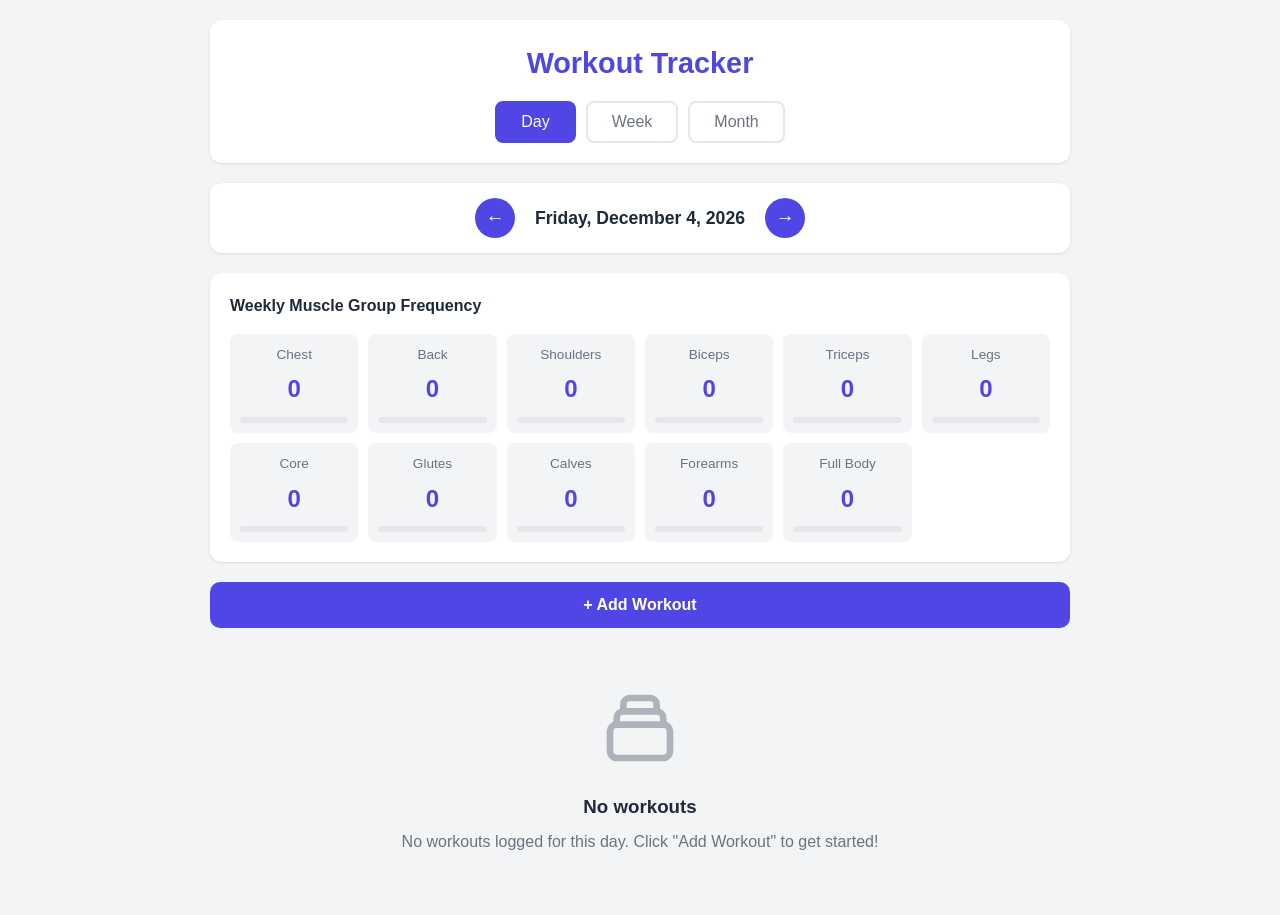
<file: workout-tracker/index.html>
<!DOCTYPE html>
<html lang="en">
<head>
    <meta charset="UTF-8">
    <meta name="viewport" content="width=device-width, initial-scale=1.0">
    <title>Workout Tracker</title>
    <link rel="stylesheet" href="styles.css">
</head>
<body>
    <div class="app-container">
        <header>
            <h1>Workout Tracker</h1>
            <nav class="view-tabs">
                <button class="tab-btn active" data-view="day">Day</button>
                <button class="tab-btn" data-view="week">Week</button>
                <button class="tab-btn" data-view="month">Month</button>
            </nav>
        </header>

        <main>
            <!-- Date Navigation -->
            <div class="date-navigation">
                <button id="prev-date" class="nav-btn">&larr;</button>
                <span id="current-date-display"></span>
                <button id="next-date" class="nav-btn">&rarr;</button>
            </div>

            <!-- Muscle Group Frequency Widget -->
            <div class="muscle-frequency-widget">
                <h3>Weekly Muscle Group Frequency</h3>
                <div id="muscle-frequency-chart"></div>
            </div>

            <!-- Add Workout Button -->
            <button id="add-workout-btn" class="primary-btn">+ Add Workout</button>

            <!-- Workout List -->
            <div id="workout-list" class="workout-list"></div>

            <!-- Day View -->
            <div id="day-view" class="view active"></div>

            <!-- Week View -->
            <div id="week-view" class="view"></div>

            <!-- Month View -->
            <div id="month-view" class="view"></div>
        </main>

        <!-- Add/Edit Workout Modal -->
        <div id="workout-modal" class="modal">
            <div class="modal-content">
                <div class="modal-header">
                    <h2 id="modal-title">Add Workout</h2>
                    <button class="close-btn" id="close-modal">&times;</button>
                </div>
                <form id="workout-form">
                    <input type="hidden" id="workout-id">

                    <div class="form-group">
                        <label for="workout-date">Date</label>
                        <input type="date" id="workout-date" required>
                    </div>

                    <div class="form-group">
                        <label for="workout-type">Workout Type</label>
                        <select id="workout-type" required>
                            <option value="">Select type...</option>
                            <option value="strength">Strength Training</option>
                            <option value="cardio">Cardio</option>
                            <option value="hiit">HIIT</option>
                            <option value="flexibility">Flexibility/Yoga</option>
                            <option value="sports">Sports</option>
                            <option value="other">Other</option>
                        </select>
                    </div>

                    <div class="form-group">
                        <label for="muscle-group">Muscle Group(s)</label>
                        <div class="checkbox-group" id="muscle-groups">
                            <label><input type="checkbox" value="chest"> Chest</label>
                            <label><input type="checkbox" value="back"> Back</label>
                            <label><input type="checkbox" value="shoulders"> Shoulders</label>
                            <label><input type="checkbox" value="biceps"> Biceps</label>
                            <label><input type="checkbox" value="triceps"> Triceps</label>
                            <label><input type="checkbox" value="legs"> Legs</label>
                            <label><input type="checkbox" value="core"> Core</label>
                            <label><input type="checkbox" value="glutes"> Glutes</label>
                            <label><input type="checkbox" value="calves"> Calves</label>
                            <label><input type="checkbox" value="forearms"> Forearms</label>
                            <label><input type="checkbox" value="full-body"> Full Body</label>
                        </div>
                    </div>

                    <div class="form-row">
                        <div class="form-group">
                            <label for="sets">Sets</label>
                            <input type="number" id="sets" min="0" placeholder="e.g., 4">
                        </div>
                        <div class="form-group">
                            <label for="reps">Reps</label>
                            <input type="text" id="reps" placeholder="e.g., 10 or 8-12">
                        </div>
                    </div>

                    <div class="form-row">
                        <div class="form-group">
                            <label for="weight">Weight (lbs/kg)</label>
                            <input type="text" id="weight" placeholder="e.g., 135 lbs">
                        </div>
                        <div class="form-group">
                            <label for="volume">Volume (total reps × weight)</label>
                            <input type="text" id="volume" placeholder="Auto-calculated or manual">
                        </div>
                    </div>

                    <div class="form-row">
                        <div class="form-group">
                            <label for="rest-time">Rest Time (seconds)</label>
                            <input type="number" id="rest-time" min="0" placeholder="e.g., 60">
                        </div>
                        <div class="form-group">
                            <label for="duration">Duration (minutes)</label>
                            <input type="number" id="duration" min="0" placeholder="e.g., 45">
                        </div>
                    </div>

                    <div class="form-group">
                        <label for="intensity">Intensity</label>
                        <div class="intensity-selector">
                            <input type="range" id="intensity" min="1" max="10" value="5">
                            <span id="intensity-value">5</span>/10
                        </div>
                        <div class="intensity-labels">
                            <span>Easy</span>
                            <span>Moderate</span>
                            <span>Hard</span>
                        </div>
                    </div>

                    <div class="form-group">
                        <label for="exercises">Exercises (one per line)</label>
                        <textarea id="exercises" rows="4" placeholder="e.g.,&#10;Bench Press - 4x8 @ 135lbs&#10;Incline Dumbbell Press - 3x10 @ 50lbs"></textarea>
                    </div>

                    <div class="form-group">
                        <label for="notes">Notes</label>
                        <textarea id="notes" rows="3" placeholder="How did the workout feel? Any PRs?"></textarea>
                    </div>

                    <div class="form-actions">
                        <button type="button" class="secondary-btn" id="cancel-btn">Cancel</button>
                        <button type="submit" class="primary-btn">Save Workout</button>
                    </div>
                </form>
            </div>
        </div>

        <!-- Workout Detail Modal -->
        <div id="detail-modal" class="modal">
            <div class="modal-content">
                <div class="modal-header">
                    <h2>Workout Details</h2>
                    <button class="close-btn" id="close-detail-modal">&times;</button>
                </div>
                <div id="workout-detail-content"></div>
                <div class="form-actions">
                    <button class="danger-btn" id="delete-workout-btn">Delete</button>
                    <button class="primary-btn" id="edit-workout-btn">Edit</button>
                </div>
            </div>
        </div>
    </div>

    <script src="app.js"></script>
</body>
</html>
</file>
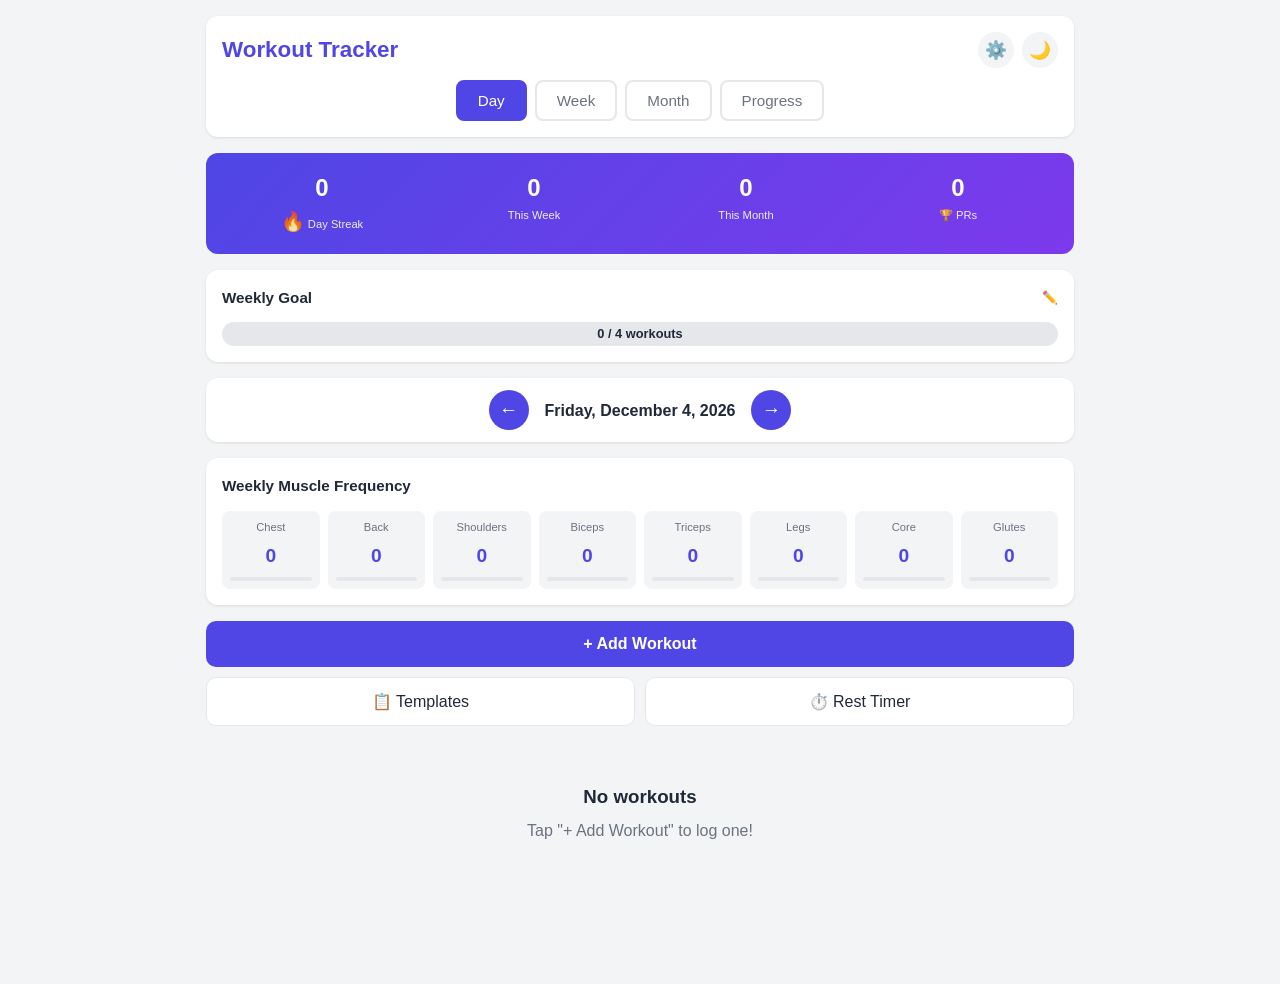
<file: workout-tracker/workout-tracker-v2.html>
<!DOCTYPE html>
<html lang="en">
<head>
    <meta charset="UTF-8">
    <meta name="viewport" content="width=device-width, initial-scale=1.0, user-scalable=no">
    <meta name="apple-mobile-web-app-capable" content="yes">
    <meta name="apple-mobile-web-app-status-bar-style" content="default">
    <title>Workout Tracker Pro</title>
    <style>
:root {
    --primary-color: #4f46e5;
    --primary-hover: #4338ca;
    --secondary-color: #6b7280;
    --success-color: #10b981;
    --danger-color: #ef4444;
    --warning-color: #f59e0b;
    --background: #f3f4f6;
    --card-bg: #ffffff;
    --text-primary: #1f2937;
    --text-secondary: #6b7280;
    --border-color: #e5e7eb;
    --shadow: 0 1px 3px rgba(0, 0, 0, 0.1);
    --shadow-lg: 0 10px 15px -3px rgba(0, 0, 0, 0.1);
}
[data-theme="dark"] {
    --primary-color: #6366f1;
    --primary-hover: #818cf8;
    --background: #111827;
    --card-bg: #1f2937;
    --text-primary: #f9fafb;
    --text-secondary: #9ca3af;
    --border-color: #374151;
    --shadow: 0 1px 3px rgba(0, 0, 0, 0.3);
    --shadow-lg: 0 10px 15px -3px rgba(0, 0, 0, 0.4);
}
* { margin: 0; padding: 0; box-sizing: border-box; }
body {
    font-family: -apple-system, BlinkMacSystemFont, 'Segoe UI', Roboto, sans-serif;
    background: var(--background);
    color: var(--text-primary);
    line-height: 1.6;
    min-height: 100vh;
    -webkit-tap-highlight-color: transparent;
    transition: background 0.3s, color 0.3s;
}
.app-container { max-width: 900px; margin: 0 auto; padding: 16px; padding-bottom: 100px; }

/* Header */
header {
    background: var(--card-bg);
    padding: 16px;
    border-radius: 12px;
    box-shadow: var(--shadow);
    margin-bottom: 16px;
}
.header-top {
    display: flex;
    justify-content: space-between;
    align-items: center;
    margin-bottom: 12px;
}
header h1 { color: var(--primary-color); font-size: 1.4rem; }
.header-actions { display: flex; gap: 8px; }
.icon-btn {
    width: 36px;
    height: 36px;
    border: none;
    background: var(--background);
    color: var(--text-primary);
    border-radius: 50%;
    cursor: pointer;
    display: flex;
    align-items: center;
    justify-content: center;
    font-size: 1.1rem;
}
.view-tabs { display: flex; justify-content: center; gap: 8px; }
.tab-btn {
    padding: 10px 20px;
    border: 2px solid var(--border-color);
    background: var(--card-bg);
    border-radius: 8px;
    cursor: pointer;
    font-size: 0.95rem;
    font-weight: 500;
    color: var(--text-secondary);
    transition: all 0.2s;
}
.tab-btn:hover { border-color: var(--primary-color); color: var(--primary-color); }
.tab-btn.active { background: var(--primary-color); border-color: var(--primary-color); color: white; }

/* Stats Banner */
.stats-banner {
    background: linear-gradient(135deg, var(--primary-color), #7c3aed);
    padding: 16px;
    border-radius: 12px;
    margin-bottom: 16px;
    color: white;
}
.stats-banner-grid {
    display: grid;
    grid-template-columns: repeat(4, 1fr);
    gap: 12px;
    text-align: center;
}
.stat-item .stat-num { font-size: 1.5rem; font-weight: 700; }
.stat-item .stat-label { font-size: 0.7rem; opacity: 0.9; }
.streak-fire { font-size: 1.2rem; }

/* Date Navigation */
.date-navigation {
    display: flex;
    justify-content: center;
    align-items: center;
    gap: 16px;
    background: var(--card-bg);
    padding: 12px;
    border-radius: 12px;
    box-shadow: var(--shadow);
    margin-bottom: 16px;
}
.nav-btn {
    width: 40px;
    height: 40px;
    border: none;
    background: var(--primary-color);
    color: white;
    border-radius: 50%;
    cursor: pointer;
    font-size: 1.2rem;
    display: flex;
    align-items: center;
    justify-content: center;
}
#current-date-display { font-size: 1rem; font-weight: 600; min-width: 180px; text-align: center; }

/* Goals Widget */
.goals-widget {
    background: var(--card-bg);
    padding: 16px;
    border-radius: 12px;
    box-shadow: var(--shadow);
    margin-bottom: 16px;
}
.goals-widget h3 { margin-bottom: 12px; font-size: 0.95rem; display: flex; justify-content: space-between; align-items: center; }
.goal-progress {
    background: var(--border-color);
    height: 24px;
    border-radius: 12px;
    overflow: hidden;
    position: relative;
}
.goal-fill {
    height: 100%;
    background: linear-gradient(90deg, var(--success-color), #34d399);
    border-radius: 12px;
    transition: width 0.5s ease;
}
.goal-text {
    position: absolute;
    top: 50%;
    left: 50%;
    transform: translate(-50%, -50%);
    font-size: 0.8rem;
    font-weight: 600;
    color: var(--text-primary);
}

/* Muscle Frequency */
.muscle-frequency-widget {
    background: var(--card-bg);
    padding: 16px;
    border-radius: 12px;
    box-shadow: var(--shadow);
    margin-bottom: 16px;
}
.muscle-frequency-widget h3 { margin-bottom: 12px; font-size: 0.95rem; }
#muscle-frequency-chart { display: grid; grid-template-columns: repeat(auto-fill, minmax(90px, 1fr)); gap: 8px; }
.muscle-item {
    display: flex;
    flex-direction: column;
    align-items: center;
    padding: 8px;
    background: var(--background);
    border-radius: 8px;
}
.muscle-item .name { font-size: 0.7rem; color: var(--text-secondary); margin-bottom: 4px; text-transform: capitalize; }
.muscle-item .count { font-size: 1.2rem; font-weight: 700; color: var(--primary-color); }
.muscle-item .bar { width: 100%; height: 4px; background: var(--border-color); border-radius: 2px; margin-top: 6px; }
.muscle-item .bar-fill { height: 100%; background: var(--primary-color); border-radius: 2px; }
.muscle-item.high .count { color: var(--success-color); }
.muscle-item.high .bar-fill { background: var(--success-color); }
.muscle-item.medium .count { color: var(--warning-color); }
.muscle-item.medium .bar-fill { background: var(--warning-color); }
.muscle-item.low .count { color: var(--danger-color); }
.muscle-item.low .bar-fill { background: var(--danger-color); }

/* Action Buttons */
.action-buttons {
    display: grid;
    grid-template-columns: 1fr 1fr;
    gap: 10px;
    margin-bottom: 16px;
}
.primary-btn {
    padding: 14px;
    background: var(--primary-color);
    color: white;
    border: none;
    border-radius: 10px;
    font-size: 1rem;
    font-weight: 600;
    cursor: pointer;
}
.secondary-btn {
    padding: 14px;
    background: var(--card-bg);
    color: var(--text-primary);
    border: 1px solid var(--border-color);
    border-radius: 10px;
    font-size: 1rem;
    cursor: pointer;
}
.full-width { grid-column: span 2; }

/* Workout List */
.workout-list { display: flex; flex-direction: column; gap: 12px; }
.workout-card {
    background: var(--card-bg);
    padding: 14px;
    border-radius: 12px;
    box-shadow: var(--shadow);
    cursor: pointer;
    border-left: 4px solid var(--primary-color);
    position: relative;
}
.workout-card.has-pr { border-left-color: var(--warning-color); }
.pr-badge {
    position: absolute;
    top: 8px;
    right: 8px;
    background: var(--warning-color);
    color: white;
    padding: 2px 8px;
    border-radius: 10px;
    font-size: 0.7rem;
    font-weight: 600;
}
.workout-card .card-header { display: flex; justify-content: space-between; align-items: flex-start; margin-bottom: 8px; flex-wrap: wrap; gap: 8px; }
.workout-card .workout-title { font-weight: 600; font-size: 1rem; }
.workout-card .workout-meta { display: flex; flex-wrap: wrap; gap: 10px; margin-bottom: 8px; }
.workout-card .meta-item { font-size: 0.85rem; color: var(--text-secondary); }
.workout-card .meta-item strong { color: var(--text-primary); }
.muscle-tags { display: flex; flex-wrap: wrap; gap: 6px; }
.muscle-tag {
    padding: 4px 10px;
    background: var(--background);
    border-radius: 20px;
    font-size: 0.75rem;
    color: var(--text-secondary);
    text-transform: capitalize;
}
.intensity-badge {
    padding: 4px 10px;
    border-radius: 20px;
    font-size: 0.8rem;
    font-weight: 500;
}
.intensity-badge.low { background: #dcfce7; color: #166534; }
.intensity-badge.medium { background: #fef3c7; color: #92400e; }
.intensity-badge.high { background: #fee2e2; color: #991b1b; }

/* Summary Stats */
.summary-stats { display: grid; grid-template-columns: repeat(3, 1fr); gap: 10px; margin-bottom: 16px; }
.summary-card {
    background: var(--card-bg);
    padding: 12px;
    border-radius: 12px;
    box-shadow: var(--shadow);
    text-align: center;
}
.summary-card .label { font-size: 0.75rem; color: var(--text-secondary); }
.summary-card .value { font-size: 1.5rem; font-weight: 700; color: var(--primary-color); }
.summary-card .sub-value { font-size: 0.7rem; color: var(--text-secondary); }

/* Week Grid */
.week-grid { display: grid; grid-template-columns: repeat(7, 1fr); gap: 6px; }
.week-day {
    background: var(--card-bg);
    padding: 8px 4px;
    border-radius: 8px;
    box-shadow: var(--shadow);
    min-height: 80px;
    cursor: pointer;
}
.week-day.today { border: 2px solid var(--primary-color); }
.week-day .day-header { text-align: center; padding-bottom: 6px; border-bottom: 1px solid var(--border-color); margin-bottom: 6px; }
.week-day .day-name { font-size: 0.65rem; color: var(--text-secondary); }
.week-day .day-number { font-size: 1rem; font-weight: 600; }
.week-day .workout-indicator { width: 6px; height: 6px; background: var(--primary-color); border-radius: 50%; margin: 3px auto; }
.week-day .workout-count { text-align: center; font-size: 0.7rem; color: var(--text-secondary); }

/* Month Calendar */
.month-calendar { background: var(--card-bg); border-radius: 12px; box-shadow: var(--shadow); overflow: hidden; }
.calendar-header { display: grid; grid-template-columns: repeat(7, 1fr); background: var(--primary-color); color: white; }
.calendar-header span { padding: 10px 4px; text-align: center; font-size: 0.75rem; }
.calendar-grid { display: grid; grid-template-columns: repeat(7, 1fr); }
.calendar-day {
    min-height: 60px;
    padding: 6px;
    border: 1px solid var(--border-color);
    cursor: pointer;
    background: var(--card-bg);
}
.calendar-day.other-month { background: var(--background); opacity: 0.5; }
.calendar-day.today { background: rgba(79, 70, 229, 0.1); }
.calendar-day .date-num { font-size: 0.85rem; margin-bottom: 2px; }
.calendar-day .day-workout-item {
    font-size: 0.6rem;
    padding: 2px 4px;
    background: var(--primary-color);
    color: white;
    border-radius: 3px;
    margin-top: 2px;
    overflow: hidden;
    text-overflow: ellipsis;
    white-space: nowrap;
}

/* Progress Section */
.progress-section {
    background: var(--card-bg);
    padding: 16px;
    border-radius: 12px;
    box-shadow: var(--shadow);
    margin-bottom: 16px;
}
.progress-section h3 { margin-bottom: 12px; font-size: 0.95rem; }
.chart-container {
    height: 200px;
    display: flex;
    align-items: flex-end;
    gap: 4px;
    padding: 10px 0;
    border-bottom: 2px solid var(--border-color);
    position: relative;
}
.chart-bar {
    flex: 1;
    background: var(--primary-color);
    border-radius: 4px 4px 0 0;
    min-height: 4px;
    position: relative;
    cursor: pointer;
    transition: opacity 0.2s;
}
.chart-bar:hover { opacity: 0.8; }
.chart-bar .bar-tooltip {
    display: none;
    position: absolute;
    bottom: 100%;
    left: 50%;
    transform: translateX(-50%);
    background: var(--text-primary);
    color: var(--card-bg);
    padding: 4px 8px;
    border-radius: 4px;
    font-size: 0.7rem;
    white-space: nowrap;
    margin-bottom: 4px;
}
.chart-bar:hover .bar-tooltip { display: block; }
.chart-labels {
    display: flex;
    justify-content: space-between;
    margin-top: 8px;
    font-size: 0.7rem;
    color: var(--text-secondary);
}
.exercise-select {
    width: 100%;
    padding: 10px;
    border: 1px solid var(--border-color);
    border-radius: 8px;
    background: var(--card-bg);
    color: var(--text-primary);
    margin-bottom: 12px;
    font-size: 1rem;
}

/* Rest Timer */
.rest-timer {
    position: fixed;
    bottom: 20px;
    left: 50%;
    transform: translateX(-50%);
    background: var(--primary-color);
    color: white;
    padding: 16px 24px;
    border-radius: 50px;
    box-shadow: var(--shadow-lg);
    display: none;
    align-items: center;
    gap: 16px;
    z-index: 500;
}
.rest-timer.active { display: flex; }
.timer-display { font-size: 1.5rem; font-weight: 700; min-width: 60px; text-align: center; }
.timer-btn {
    width: 36px;
    height: 36px;
    border: none;
    background: rgba(255,255,255,0.2);
    color: white;
    border-radius: 50%;
    cursor: pointer;
    font-size: 1rem;
}

/* Modal */
.modal {
    display: none;
    position: fixed;
    top: 0;
    left: 0;
    width: 100%;
    height: 100%;
    background: rgba(0, 0, 0, 0.5);
    z-index: 1000;
    overflow-y: auto;
    padding: 16px;
}
.modal.active { display: flex; justify-content: center; align-items: flex-start; }
.modal-content {
    background: var(--card-bg);
    border-radius: 16px;
    width: 100%;
    max-width: 500px;
    margin: 16px auto;
    box-shadow: var(--shadow-lg);
    max-height: 90vh;
    overflow-y: auto;
}
.modal-header {
    display: flex;
    justify-content: space-between;
    align-items: center;
    padding: 16px;
    border-bottom: 1px solid var(--border-color);
    position: sticky;
    top: 0;
    background: var(--card-bg);
    z-index: 1;
}
.modal-header h2 { font-size: 1.2rem; }
.close-btn {
    width: 36px;
    height: 36px;
    border: none;
    background: var(--background);
    border-radius: 50%;
    font-size: 1.5rem;
    cursor: pointer;
    color: var(--text-secondary);
}

/* Forms */
.form-content { padding: 16px; }
.form-group { margin-bottom: 14px; }
.form-group label { display: block; margin-bottom: 6px; font-weight: 500; font-size: 0.9rem; }
.form-group input, .form-group select, .form-group textarea {
    width: 100%;
    padding: 12px;
    border: 1px solid var(--border-color);
    border-radius: 8px;
    font-size: 16px;
    background: var(--card-bg);
    color: var(--text-primary);
}
.form-group input:focus, .form-group select:focus, .form-group textarea:focus {
    outline: none;
    border-color: var(--primary-color);
}
.form-row { display: grid; grid-template-columns: 1fr 1fr; gap: 10px; }
.checkbox-group { display: grid; grid-template-columns: repeat(2, 1fr); gap: 8px; }
.checkbox-group label {
    display: flex;
    align-items: center;
    gap: 6px;
    font-weight: normal;
    font-size: 0.85rem;
    cursor: pointer;
}
.checkbox-group input[type="checkbox"] { width: 18px; height: 18px; }
.intensity-selector { display: flex; align-items: center; gap: 12px; }
.intensity-selector input[type="range"] {
    flex: 1;
    height: 8px;
    -webkit-appearance: none;
    background: linear-gradient(to right, var(--success-color), var(--warning-color), var(--danger-color));
    border-radius: 4px;
}
.intensity-selector input[type="range"]::-webkit-slider-thumb {
    -webkit-appearance: none;
    width: 24px;
    height: 24px;
    background: white;
    border: 2px solid var(--primary-color);
    border-radius: 50%;
}
#intensity-value { font-weight: 700; font-size: 1.2rem; color: var(--primary-color); }
.intensity-labels { display: flex; justify-content: space-between; font-size: 0.75rem; color: var(--text-secondary); margin-top: 4px; }
.form-actions {
    display: flex;
    gap: 10px;
    padding: 16px;
    border-top: 1px solid var(--border-color);
    position: sticky;
    bottom: 0;
    background: var(--card-bg);
}
.form-actions button { flex: 1; }
.danger-btn {
    padding: 12px;
    background: var(--danger-color);
    color: white;
    border: none;
    border-radius: 8px;
    font-size: 1rem;
    cursor: pointer;
}

/* Detail Modal */
.stats-grid { display: grid; grid-template-columns: repeat(2, 1fr); gap: 10px; margin-bottom: 14px; }
.stat-box { background: var(--background); padding: 10px; border-radius: 8px; text-align: center; }
.stat-box .stat-label { font-size: 0.75rem; color: var(--text-secondary); }
.stat-box .stat-value { font-size: 1.2rem; font-weight: 700; color: var(--primary-color); }
.detail-section { margin-bottom: 14px; }
.detail-section h4 { font-size: 0.8rem; color: var(--text-secondary); text-transform: uppercase; margin-bottom: 4px; }
.detail-section pre {
    background: var(--background);
    padding: 10px;
    border-radius: 8px;
    white-space: pre-wrap;
    font-size: 0.85rem;
    font-family: inherit;
}

/* Empty State */
.empty-state { text-align: center; padding: 40px 20px; color: var(--text-secondary); }
.empty-state h3 { margin-bottom: 6px; color: var(--text-primary); }

/* Template Card */
.template-card {
    background: var(--background);
    padding: 12px;
    border-radius: 8px;
    margin-bottom: 8px;
    display: flex;
    justify-content: space-between;
    align-items: center;
    cursor: pointer;
}
.template-card:hover { background: var(--border-color); }
.template-info h4 { font-size: 0.95rem; margin-bottom: 2px; }
.template-info p { font-size: 0.8rem; color: var(--text-secondary); }
.template-actions { display: flex; gap: 8px; }
.template-actions button {
    padding: 6px 12px;
    border: none;
    border-radius: 6px;
    font-size: 0.8rem;
    cursor: pointer;
}

/* Settings */
.setting-row {
    display: flex;
    justify-content: space-between;
    align-items: center;
    padding: 12px 0;
    border-bottom: 1px solid var(--border-color);
}
.setting-row:last-child { border-bottom: none; }
.setting-info h4 { font-size: 0.95rem; margin-bottom: 2px; }
.setting-info p { font-size: 0.8rem; color: var(--text-secondary); }
.toggle {
    width: 50px;
    height: 28px;
    background: var(--border-color);
    border-radius: 14px;
    position: relative;
    cursor: pointer;
    transition: background 0.3s;
}
.toggle.active { background: var(--primary-color); }
.toggle::after {
    content: '';
    width: 24px;
    height: 24px;
    background: white;
    border-radius: 50%;
    position: absolute;
    top: 2px;
    left: 2px;
    transition: transform 0.3s;
}
.toggle.active::after { transform: translateX(22px); }

/* PR List */
.pr-list { max-height: 300px; overflow-y: auto; }
.pr-item {
    display: flex;
    justify-content: space-between;
    padding: 10px;
    background: var(--background);
    border-radius: 8px;
    margin-bottom: 8px;
}
.pr-item .exercise { font-weight: 600; }
.pr-item .record { color: var(--warning-color); font-weight: 600; }
.pr-item .date { font-size: 0.8rem; color: var(--text-secondary); }

@media (max-width: 480px) {
    .form-row { grid-template-columns: 1fr; }
    .stats-banner-grid { grid-template-columns: repeat(2, 1fr); }
    .action-buttons { grid-template-columns: 1fr; }
    .action-buttons .secondary-btn { order: 2; }
    .full-width { grid-column: span 1; }
}
    </style>
</head>
<body>
    <div class="app-container">
        <header>
            <div class="header-top">
                <h1>Workout Tracker</h1>
                <div class="header-actions">
                    <button class="icon-btn" id="settings-btn" title="Settings">⚙️</button>
                    <button class="icon-btn" id="theme-toggle" title="Toggle Dark Mode">🌙</button>
                </div>
            </div>
            <nav class="view-tabs">
                <button class="tab-btn active" data-view="day">Day</button>
                <button class="tab-btn" data-view="week">Week</button>
                <button class="tab-btn" data-view="month">Month</button>
                <button class="tab-btn" data-view="progress">Progress</button>
            </nav>
        </header>

        <!-- Stats Banner -->
        <div class="stats-banner">
            <div class="stats-banner-grid">
                <div class="stat-item">
                    <div class="stat-num" id="streak-count">0</div>
                    <div class="stat-label"><span class="streak-fire">🔥</span> Day Streak</div>
                </div>
                <div class="stat-item">
                    <div class="stat-num" id="weekly-count">0</div>
                    <div class="stat-label">This Week</div>
                </div>
                <div class="stat-item">
                    <div class="stat-num" id="monthly-count">0</div>
                    <div class="stat-label">This Month</div>
                </div>
                <div class="stat-item">
                    <div class="stat-num" id="pr-count">0</div>
                    <div class="stat-label">🏆 PRs</div>
                </div>
            </div>
        </div>

        <!-- Goals Widget -->
        <div class="goals-widget">
            <h3>Weekly Goal <span id="goal-edit-btn" style="cursor:pointer;font-size:0.8rem;">✏️</span></h3>
            <div class="goal-progress">
                <div class="goal-fill" id="goal-fill"></div>
                <span class="goal-text" id="goal-text">0 / 4 workouts</span>
            </div>
        </div>

        <main>
            <div class="date-navigation">
                <button id="prev-date" class="nav-btn">←</button>
                <span id="current-date-display"></span>
                <button id="next-date" class="nav-btn">→</button>
            </div>

            <div class="muscle-frequency-widget">
                <h3>Weekly Muscle Frequency</h3>
                <div id="muscle-frequency-chart"></div>
            </div>

            <div class="action-buttons">
                <button id="add-workout-btn" class="primary-btn full-width">+ Add Workout</button>
                <button id="templates-btn" class="secondary-btn">📋 Templates</button>
                <button id="timer-btn" class="secondary-btn">⏱️ Rest Timer</button>
            </div>

            <div id="workout-list" class="workout-list"></div>

            <!-- Progress View -->
            <div id="progress-view" class="progress-section" style="display:none;">
                <h3>Exercise Progress</h3>
                <select id="exercise-select" class="exercise-select">
                    <option value="">Select an exercise...</option>
                </select>
                <div class="chart-container" id="progress-chart"></div>
                <div class="chart-labels">
                    <span id="chart-start"></span>
                    <span id="chart-end"></span>
                </div>
            </div>
        </main>

        <!-- Rest Timer -->
        <div class="rest-timer" id="rest-timer">
            <button class="timer-btn" id="timer-minus">-15</button>
            <div class="timer-display" id="timer-display">60</div>
            <button class="timer-btn" id="timer-plus">+15</button>
            <button class="timer-btn" id="timer-close">✕</button>
        </div>

        <!-- Workout Modal -->
        <div id="workout-modal" class="modal">
            <div class="modal-content">
                <div class="modal-header">
                    <h2 id="modal-title">Add Workout</h2>
                    <button class="close-btn" id="close-modal">×</button>
                </div>
                <form id="workout-form">
                    <div class="form-content">
                        <input type="hidden" id="workout-id">
                        <div class="form-group">
                            <label>Date</label>
                            <input type="date" id="workout-date" required>
                        </div>
                        <div class="form-group">
                            <label>Workout Type</label>
                            <select id="workout-type" required>
                                <option value="">Select type...</option>
                                <option value="strength">Strength Training</option>
                                <option value="cardio">Cardio</option>
                                <option value="hiit">HIIT</option>
                                <option value="flexibility">Flexibility/Yoga</option>
                                <option value="sports">Sports</option>
                                <option value="other">Other</option>
                            </select>
                        </div>
                        <div class="form-group">
                            <label>Muscle Group(s)</label>
                            <div class="checkbox-group" id="muscle-groups">
                                <label><input type="checkbox" value="chest"> Chest</label>
                                <label><input type="checkbox" value="back"> Back</label>
                                <label><input type="checkbox" value="shoulders"> Shoulders</label>
                                <label><input type="checkbox" value="biceps"> Biceps</label>
                                <label><input type="checkbox" value="triceps"> Triceps</label>
                                <label><input type="checkbox" value="legs"> Legs</label>
                                <label><input type="checkbox" value="core"> Core</label>
                                <label><input type="checkbox" value="glutes"> Glutes</label>
                            </div>
                        </div>
                        <div class="form-row">
                            <div class="form-group">
                                <label>Sets</label>
                                <input type="number" id="sets" min="0" placeholder="4">
                            </div>
                            <div class="form-group">
                                <label>Reps</label>
                                <input type="text" id="reps" placeholder="8-12">
                            </div>
                        </div>
                        <div class="form-row">
                            <div class="form-group">
                                <label>Weight (lbs)</label>
                                <input type="text" id="weight" placeholder="135">
                            </div>
                            <div class="form-group">
                                <label>Volume</label>
                                <input type="text" id="volume" placeholder="Auto">
                            </div>
                        </div>
                        <div class="form-row">
                            <div class="form-group">
                                <label>Rest Time (sec)</label>
                                <input type="number" id="rest-time" min="0" placeholder="60">
                            </div>
                            <div class="form-group">
                                <label>Duration (min)</label>
                                <input type="number" id="duration" min="0" placeholder="45">
                            </div>
                        </div>
                        <div class="form-group">
                            <label>Intensity</label>
                            <div class="intensity-selector">
                                <input type="range" id="intensity" min="1" max="10" value="5">
                                <span id="intensity-value">5</span>/10
                            </div>
                            <div class="intensity-labels">
                                <span>Easy</span>
                                <span>Moderate</span>
                                <span>Hard</span>
                            </div>
                        </div>
                        <div class="form-group">
                            <label>Exercises (one per line)</label>
                            <textarea id="exercises" rows="3" placeholder="Bench Press - 4x8 @ 135lbs"></textarea>
                        </div>
                        <div class="form-group">
                            <label>Notes</label>
                            <textarea id="notes" rows="2" placeholder="How did it feel?"></textarea>
                        </div>
                        <div class="form-group">
                            <label><input type="checkbox" id="save-as-template"> Save as template</label>
                        </div>
                    </div>
                    <div class="form-actions">
                        <button type="button" class="secondary-btn" id="cancel-btn">Cancel</button>
                        <button type="submit" class="primary-btn">Save</button>
                    </div>
                </form>
            </div>
        </div>

        <!-- Detail Modal -->
        <div id="detail-modal" class="modal">
            <div class="modal-content">
                <div class="modal-header">
                    <h2>Workout Details</h2>
                    <button class="close-btn" id="close-detail-modal">×</button>
                </div>
                <div class="form-content" id="workout-detail-content"></div>
                <div class="form-actions">
                    <button class="danger-btn" id="delete-workout-btn">Delete</button>
                    <button class="primary-btn" id="edit-workout-btn">Edit</button>
                </div>
            </div>
        </div>

        <!-- Templates Modal -->
        <div id="templates-modal" class="modal">
            <div class="modal-content">
                <div class="modal-header">
                    <h2>Workout Templates</h2>
                    <button class="close-btn" id="close-templates-modal">×</button>
                </div>
                <div class="form-content">
                    <div id="templates-list"></div>
                    <div class="empty-state" id="no-templates" style="display:none;">
                        <h3>No templates yet</h3>
                        <p>Save a workout as a template to see it here</p>
                    </div>
                </div>
            </div>
        </div>

        <!-- Settings Modal -->
        <div id="settings-modal" class="modal">
            <div class="modal-content">
                <div class="modal-header">
                    <h2>Settings</h2>
                    <button class="close-btn" id="close-settings-modal">×</button>
                </div>
                <div class="form-content">
                    <div class="setting-row">
                        <div class="setting-info">
                            <h4>Dark Mode</h4>
                            <p>Easier on the eyes</p>
                        </div>
                        <div class="toggle" id="dark-mode-toggle"></div>
                    </div>
                    <div class="setting-row">
                        <div class="setting-info">
                            <h4>Timer Sound</h4>
                            <p>Play sound when rest timer ends</p>
                        </div>
                        <div class="toggle active" id="sound-toggle"></div>
                    </div>
                    <div class="setting-row">
                        <div class="setting-info">
                            <h4>Weekly Goal</h4>
                            <p>Workouts per week</p>
                        </div>
                        <select id="weekly-goal-select" style="padding:8px;border-radius:6px;border:1px solid var(--border-color);background:var(--card-bg);color:var(--text-primary);">
                            <option value="3">3</option>
                            <option value="4" selected>4</option>
                            <option value="5">5</option>
                            <option value="6">6</option>
                            <option value="7">7</option>
                        </select>
                    </div>
                    <div class="setting-row">
                        <div class="setting-info">
                            <h4>Export Data</h4>
                            <p>Download all your workouts</p>
                        </div>
                        <button class="secondary-btn" id="export-btn" style="padding:8px 16px;">Export</button>
                    </div>
                    <div class="setting-row">
                        <div class="setting-info">
                            <h4>Import Data</h4>
                            <p>Restore from backup</p>
                        </div>
                        <label class="secondary-btn" style="padding:8px 16px;cursor:pointer;">
                            Import
                            <input type="file" id="import-file" accept=".json" style="display:none;">
                        </label>
                    </div>
                    <div class="setting-row">
                        <div class="setting-info">
                            <h4>Personal Records</h4>
                            <p>View all your PRs</p>
                        </div>
                        <button class="secondary-btn" id="view-prs-btn" style="padding:8px 16px;">View</button>
                    </div>
                </div>
            </div>
        </div>

        <!-- PRs Modal -->
        <div id="prs-modal" class="modal">
            <div class="modal-content">
                <div class="modal-header">
                    <h2>🏆 Personal Records</h2>
                    <button class="close-btn" id="close-prs-modal">×</button>
                </div>
                <div class="form-content">
                    <div class="pr-list" id="pr-list"></div>
                </div>
            </div>
        </div>

        <!-- Goal Modal -->
        <div id="goal-modal" class="modal">
            <div class="modal-content">
                <div class="modal-header">
                    <h2>Set Weekly Goal</h2>
                    <button class="close-btn" id="close-goal-modal">×</button>
                </div>
                <div class="form-content">
                    <div class="form-group">
                        <label>Workouts per week</label>
                        <input type="number" id="goal-input" min="1" max="14" value="4">
                    </div>
                </div>
                <div class="form-actions">
                    <button class="primary-btn" id="save-goal-btn">Save Goal</button>
                </div>
            </div>
        </div>
    </div>

<script>
// State
let workouts = [];
let templates = [];
let personalRecords = {};
let settings = { darkMode: false, sound: true, weeklyGoal: 4 };
let currentView = 'day';
let currentDate = new Date();
let selectedWorkoutId = null;
let timerInterval = null;
let timerSeconds = 60;

// DOM Elements
const $ = id => document.getElementById(id);
const $$ = sel => document.querySelectorAll(sel);

// Initialize
document.addEventListener('DOMContentLoaded', () => {
    loadData();
    setupEventListeners();
    applyTheme();
    updateAll();
});

function loadData() {
    workouts = JSON.parse(localStorage.getItem('workouts') || '[]');
    templates = JSON.parse(localStorage.getItem('templates') || '[]');
    personalRecords = JSON.parse(localStorage.getItem('personalRecords') || '{}');
    settings = JSON.parse(localStorage.getItem('settings') || '{"darkMode":false,"sound":true,"weeklyGoal":4}');
    $('weekly-goal-select').value = settings.weeklyGoal;
}

function saveData() {
    localStorage.setItem('workouts', JSON.stringify(workouts));
    localStorage.setItem('templates', JSON.stringify(templates));
    localStorage.setItem('personalRecords', JSON.stringify(personalRecords));
    localStorage.setItem('settings', JSON.stringify(settings));
}

function setupEventListeners() {
    // View tabs
    $$('.tab-btn').forEach(tab => {
        tab.addEventListener('click', () => {
            $$('.tab-btn').forEach(t => t.classList.remove('active'));
            tab.classList.add('active');
            currentView = tab.dataset.view;
            renderCurrentView();
        });
    });

    // Navigation
    $('prev-date').addEventListener('click', () => navigateDate(-1));
    $('next-date').addEventListener('click', () => navigateDate(1));

    // Theme toggle
    $('theme-toggle').addEventListener('click', toggleTheme);
    $('dark-mode-toggle').addEventListener('click', toggleTheme);

    // Modals
    $('add-workout-btn').addEventListener('click', openAddModal);
    $('close-modal').addEventListener('click', closeWorkoutModal);
    $('cancel-btn').addEventListener('click', closeWorkoutModal);
    $('workout-modal').addEventListener('click', e => { if (e.target.classList.contains('modal')) closeWorkoutModal(); });

    $('close-detail-modal').addEventListener('click', closeDetailModal);
    $('detail-modal').addEventListener('click', e => { if (e.target.classList.contains('modal')) closeDetailModal(); });
    $('edit-workout-btn').addEventListener('click', () => { closeDetailModal(); openEditModal(selectedWorkoutId); });
    $('delete-workout-btn').addEventListener('click', () => { if (confirm('Delete?')) { deleteWorkout(selectedWorkoutId); closeDetailModal(); } });

    $('templates-btn').addEventListener('click', openTemplatesModal);
    $('close-templates-modal').addEventListener('click', () => $('templates-modal').classList.remove('active'));

    $('settings-btn').addEventListener('click', () => $('settings-modal').classList.add('active'));
    $('close-settings-modal').addEventListener('click', () => $('settings-modal').classList.remove('active'));

    $('close-prs-modal').addEventListener('click', () => $('prs-modal').classList.remove('active'));
    $('view-prs-btn').addEventListener('click', openPRsModal);

    $('goal-edit-btn').addEventListener('click', () => $('goal-modal').classList.add('active'));
    $('close-goal-modal').addEventListener('click', () => $('goal-modal').classList.remove('active'));
    $('save-goal-btn').addEventListener('click', saveGoal);

    // Form
    $('workout-form').addEventListener('submit', handleSubmit);
    $('intensity').addEventListener('input', () => $('intensity-value').textContent = $('intensity').value);
    ['sets', 'reps', 'weight'].forEach(id => $(id).addEventListener('input', autoCalcVolume));

    // Timer
    $('timer-btn').addEventListener('click', startTimer);
    $('timer-close').addEventListener('click', stopTimer);
    $('timer-minus').addEventListener('click', () => adjustTimer(-15));
    $('timer-plus').addEventListener('click', () => adjustTimer(15));

    // Settings
    $('sound-toggle').addEventListener('click', () => {
        settings.sound = !settings.sound;
        $('sound-toggle').classList.toggle('active', settings.sound);
        saveData();
    });
    $('weekly-goal-select').addEventListener('change', e => {
        settings.weeklyGoal = parseInt(e.target.value);
        saveData();
        updateGoalWidget();
    });

    // Export/Import
    $('export-btn').addEventListener('click', exportData);
    $('import-file').addEventListener('change', importData);

    // Progress chart
    $('exercise-select').addEventListener('change', renderProgressChart);
}

// Theme
function toggleTheme() {
    settings.darkMode = !settings.darkMode;
    applyTheme();
    saveData();
}

function applyTheme() {
    document.documentElement.setAttribute('data-theme', settings.darkMode ? 'dark' : 'light');
    $('theme-toggle').textContent = settings.darkMode ? '☀️' : '🌙';
    $('dark-mode-toggle').classList.toggle('active', settings.darkMode);
}

// Date helpers
function formatDate(date, fmt = 'full') {
    if (fmt === 'iso') return date.toISOString().split('T')[0];
    if (fmt === 'short') return date.toLocaleDateString('en-US', { month: 'short', day: 'numeric' });
    return date.toLocaleDateString('en-US', { weekday: 'long', year: 'numeric', month: 'long', day: 'numeric' });
}

function getWeekDates(date) {
    const start = new Date(date);
    start.setDate(start.getDate() - start.getDay());
    return Array.from({ length: 7 }, (_, i) => {
        const d = new Date(start);
        d.setDate(start.getDate() + i);
        return d;
    });
}

function getMonthDates(date) {
    const year = date.getFullYear(), month = date.getMonth();
    const first = new Date(year, month, 1);
    const last = new Date(year, month + 1, 0);
    const start = new Date(first);
    start.setDate(start.getDate() - start.getDay());
    const dates = [];
    let cur = new Date(start);
    while (cur <= last || dates.length % 7 !== 0) {
        dates.push(new Date(cur));
        cur.setDate(cur.getDate() + 1);
    }
    return dates;
}

function isSameDay(a, b) { return formatDate(a, 'iso') === formatDate(b, 'iso'); }
function isToday(d) { return isSameDay(d, new Date()); }

function navigateDate(dir) {
    if (currentView === 'day') currentDate.setDate(currentDate.getDate() + dir);
    else if (currentView === 'week') currentDate.setDate(currentDate.getDate() + dir * 7);
    else if (currentView === 'month') currentDate.setMonth(currentDate.getMonth() + dir);
    updateAll();
}

// Update all UI
function updateAll() {
    updateDateDisplay();
    renderCurrentView();
    updateMuscleFrequency();
    updateStats();
    updateGoalWidget();
}

function updateDateDisplay() {
    let text;
    if (currentView === 'day') text = formatDate(currentDate);
    else if (currentView === 'week') {
        const w = getWeekDates(currentDate);
        text = `${formatDate(w[0], 'short')} - ${formatDate(w[6], 'short')}, ${w[6].getFullYear()}`;
    } else if (currentView === 'month') text = currentDate.toLocaleDateString('en-US', { month: 'long', year: 'numeric' });
    else text = 'Exercise Progress';
    $('current-date-display').textContent = text;
}

function renderCurrentView() {
    $('progress-view').style.display = currentView === 'progress' ? 'block' : 'none';
    $('workout-list').style.display = currentView === 'progress' ? 'none' : 'flex';
    $$('.muscle-frequency-widget, .goals-widget').forEach(el => el.style.display = currentView === 'progress' ? 'none' : 'block');

    if (currentView === 'day') renderDayView();
    else if (currentView === 'week') renderWeekView();
    else if (currentView === 'month') renderMonthView();
    else if (currentView === 'progress') renderProgressView();
}

function getWorkoutsForDate(date) {
    return workouts.filter(w => w.date === formatDate(date, 'iso')).sort((a, b) => b.id.localeCompare(a.id));
}

function getTypeLabel(t) {
    return { strength: 'Strength', cardio: 'Cardio', hiit: 'HIIT', flexibility: 'Flexibility', sports: 'Sports', other: 'Other' }[t] || t;
}

function renderDayView() {
    const dw = getWorkoutsForDate(currentDate);
    if (!dw.length) {
        $('workout-list').innerHTML = '<div class="empty-state"><h3>No workouts</h3><p>Tap "+ Add Workout" to log one!</p></div>';
        return;
    }
    $('workout-list').innerHTML = dw.map(w => createWorkoutCard(w)).join('');
    $$('.workout-card').forEach(c => c.addEventListener('click', () => openDetailModal(c.dataset.id)));
}

function renderWeekView() {
    const week = getWeekDates(currentDate);
    const days = ['Sun', 'Mon', 'Tue', 'Wed', 'Thu', 'Fri', 'Sat'];
    const ww = workouts.filter(w => week.some(d => isSameDay(d, new Date(w.date))));
    const dur = ww.reduce((s, w) => s + (parseInt(w.duration) || 0), 0);
    const avg = ww.length ? (ww.reduce((s, w) => s + (parseInt(w.intensity) || 0), 0) / ww.length).toFixed(1) : 0;

    let html = `<div class="summary-stats">
        <div class="summary-card"><div class="label">Workouts</div><div class="value">${ww.length}</div></div>
        <div class="summary-card"><div class="label">Time</div><div class="value">${dur}</div><div class="sub-value">min</div></div>
        <div class="summary-card"><div class="label">Intensity</div><div class="value">${avg}</div><div class="sub-value">/ 10</div></div>
    </div><div class="week-grid">`;

    week.forEach((d, i) => {
        const dw = getWorkoutsForDate(d);
        html += `<div class="week-day ${isToday(d) ? 'today' : ''}" data-date="${formatDate(d, 'iso')}">
            <div class="day-header"><div class="day-name">${days[i]}</div><div class="day-number">${d.getDate()}</div></div>
            ${dw.length ? dw.slice(0, 3).map(() => '<div class="workout-indicator"></div>').join('') + `<div class="workout-count">${dw.length}</div>` : ''}
        </div>`;
    });
    html += '</div>';
    $('workout-list').innerHTML = html;
    $$('.week-day').forEach(el => el.addEventListener('click', () => {
        currentDate = new Date(el.dataset.date);
        $$('.tab-btn').forEach(t => t.classList.remove('active'));
        document.querySelector('[data-view="day"]').classList.add('active');
        currentView = 'day';
        updateAll();
    }));
}

function renderMonthView() {
    const dates = getMonthDates(currentDate);
    const days = ['S', 'M', 'T', 'W', 'T', 'F', 'S'];
    const cm = currentDate.getMonth();
    const mw = workouts.filter(w => { const d = new Date(w.date); return d.getMonth() === cm && d.getFullYear() === currentDate.getFullYear(); });

    let html = `<div class="summary-stats">
        <div class="summary-card"><div class="label">Workouts</div><div class="value">${mw.length}</div></div>
        <div class="summary-card"><div class="label">Active Days</div><div class="value">${new Set(mw.map(w => w.date)).size}</div></div>
        <div class="summary-card"><div class="label">Hours</div><div class="value">${Math.round(mw.reduce((s, w) => s + (parseInt(w.duration) || 0), 0) / 60)}</div></div>
    </div>
    <div class="month-calendar"><div class="calendar-header">${days.map(d => `<span>${d}</span>`).join('')}</div><div class="calendar-grid">`;

    dates.forEach(d => {
        const dw = getWorkoutsForDate(d);
        html += `<div class="calendar-day ${isToday(d) ? 'today' : ''} ${d.getMonth() !== cm ? 'other-month' : ''}" data-date="${formatDate(d, 'iso')}">
            <div class="date-num">${d.getDate()}</div>
            ${dw.slice(0, 2).map(w => `<div class="day-workout-item">${getTypeLabel(w.type)}</div>`).join('')}
            ${dw.length > 2 ? `<div class="day-workout-item">+${dw.length - 2}</div>` : ''}
        </div>`;
    });
    html += '</div></div>';
    $('workout-list').innerHTML = html;
    $$('.calendar-day').forEach(el => el.addEventListener('click', () => {
        currentDate = new Date(el.dataset.date);
        $$('.tab-btn').forEach(t => t.classList.remove('active'));
        document.querySelector('[data-view="day"]').classList.add('active');
        currentView = 'day';
        updateAll();
    }));
}

function renderProgressView() {
    // Populate exercise select
    const exercises = new Set();
    workouts.forEach(w => {
        if (w.exercises) {
            w.exercises.split('\n').forEach(line => {
                const name = line.split('-')[0].trim();
                if (name) exercises.add(name);
            });
        }
    });
    const sel = $('exercise-select');
    sel.innerHTML = '<option value="">Select an exercise...</option>' + [...exercises].sort().map(e => `<option value="${e}">${e}</option>`).join('');
    renderProgressChart();
}

function renderProgressChart() {
    const exercise = $('exercise-select').value;
    const container = $('progress-chart');
    if (!exercise) {
        container.innerHTML = '<div style="text-align:center;width:100%;color:var(--text-secondary);">Select an exercise to see progress</div>';
        $('chart-start').textContent = '';
        $('chart-end').textContent = '';
        return;
    }

    // Find all instances of this exercise
    const data = [];
    workouts.forEach(w => {
        if (w.exercises) {
            w.exercises.split('\n').forEach(line => {
                if (line.toLowerCase().startsWith(exercise.toLowerCase())) {
                    const match = line.match(/@\s*(\d+)/);
                    if (match) {
                        data.push({ date: w.date, weight: parseInt(match[1]) });
                    }
                }
            });
        }
    });

    if (!data.length) {
        container.innerHTML = '<div style="text-align:center;width:100%;color:var(--text-secondary);">No weight data found for this exercise</div>';
        return;
    }

    data.sort((a, b) => a.date.localeCompare(b.date));
    const maxWeight = Math.max(...data.map(d => d.weight));
    const last14 = data.slice(-14);

    container.innerHTML = last14.map(d => {
        const height = (d.weight / maxWeight) * 100;
        return `<div class="chart-bar" style="height:${height}%"><div class="bar-tooltip">${d.weight} lbs<br>${d.date}</div></div>`;
    }).join('');

    $('chart-start').textContent = last14[0]?.date || '';
    $('chart-end').textContent = last14[last14.length - 1]?.date || '';
}

function createWorkoutCard(w) {
    const ic = w.intensity <= 3 ? 'low' : w.intensity <= 6 ? 'medium' : 'high';
    const il = w.intensity <= 3 ? 'Easy' : w.intensity <= 6 ? 'Moderate' : 'Hard';
    const hasPR = w.hasPR;
    return `<div class="workout-card ${hasPR ? 'has-pr' : ''}" data-id="${w.id}">
        ${hasPR ? '<span class="pr-badge">🏆 PR!</span>' : ''}
        <div class="card-header">
            <span class="workout-title">${getTypeLabel(w.type)}</span>
            <span class="intensity-badge ${ic}">${il}</span>
        </div>
        <div class="workout-meta">
            ${w.sets ? `<span class="meta-item"><strong>${w.sets}</strong> sets</span>` : ''}
            ${w.reps ? `<span class="meta-item"><strong>${w.reps}</strong> reps</span>` : ''}
            ${w.weight ? `<span class="meta-item"><strong>${w.weight}</strong></span>` : ''}
            ${w.duration ? `<span class="meta-item"><strong>${w.duration}</strong> min</span>` : ''}
        </div>
        ${w.muscleGroups?.length ? `<div class="muscle-tags">${w.muscleGroups.map(m => `<span class="muscle-tag">${m}</span>`).join('')}</div>` : ''}
    </div>`;
}

function updateMuscleFrequency() {
    const week = getWeekDates(currentDate);
    const ww = workouts.filter(w => week.some(d => isSameDay(d, new Date(w.date))));
    const muscles = ['chest', 'back', 'shoulders', 'biceps', 'triceps', 'legs', 'core', 'glutes'];
    const counts = {};
    muscles.forEach(m => counts[m] = 0);
    ww.forEach(w => w.muscleGroups?.forEach(m => counts[m] = (counts[m] || 0) + 1));
    const max = Math.max(...Object.values(counts), 1);

    $('muscle-frequency-chart').innerHTML = muscles.map(m => {
        const c = counts[m];
        const lvl = c >= 3 ? 'high' : c >= 2 ? 'medium' : c >= 1 ? 'low' : '';
        return `<div class="muscle-item ${lvl}"><span class="name">${m}</span><span class="count">${c}</span><div class="bar"><div class="bar-fill" style="width:${(c/max)*100}%"></div></div></div>`;
    }).join('');
}

function updateStats() {
    // Streak
    let streak = 0;
    const today = new Date();
    for (let i = 0; i < 365; i++) {
        const d = new Date(today);
        d.setDate(d.getDate() - i);
        if (workouts.some(w => w.date === formatDate(d, 'iso'))) streak++;
        else if (i > 0) break;
    }
    $('streak-count').textContent = streak;

    // Weekly
    const week = getWeekDates(new Date());
    $('weekly-count').textContent = workouts.filter(w => week.some(d => isSameDay(d, new Date(w.date)))).length;

    // Monthly
    const now = new Date();
    $('monthly-count').textContent = workouts.filter(w => {
        const d = new Date(w.date);
        return d.getMonth() === now.getMonth() && d.getFullYear() === now.getFullYear();
    }).length;

    // PRs
    $('pr-count').textContent = Object.keys(personalRecords).length;
}

function updateGoalWidget() {
    const week = getWeekDates(new Date());
    const count = workouts.filter(w => week.some(d => isSameDay(d, new Date(w.date)))).length;
    const goal = settings.weeklyGoal;
    const pct = Math.min((count / goal) * 100, 100);
    $('goal-fill').style.width = pct + '%';
    $('goal-text').textContent = `${count} / ${goal} workouts`;
}

// Modals
function openAddModal() {
    $('modal-title').textContent = 'Add Workout';
    $('workout-id').value = '';
    $('workout-form').reset();
    $('workout-date').value = formatDate(currentDate, 'iso');
    $('intensity').value = 5;
    $('intensity-value').textContent = '5';
    $('workout-modal').classList.add('active');
}

function openEditModal(id) {
    const w = workouts.find(x => x.id === id);
    if (!w) return;
    $('modal-title').textContent = 'Edit Workout';
    $('workout-id').value = w.id;
    $('workout-date').value = w.date;
    $('workout-type').value = w.type;
    $('sets').value = w.sets || '';
    $('reps').value = w.reps || '';
    $('weight').value = w.weight || '';
    $('volume').value = w.volume || '';
    $('rest-time').value = w.restTime || '';
    $('duration').value = w.duration || '';
    $('intensity').value = w.intensity || 5;
    $('intensity-value').textContent = w.intensity || 5;
    $('exercises').value = w.exercises || '';
    $('notes').value = w.notes || '';
    $$('#muscle-groups input').forEach(cb => cb.checked = w.muscleGroups?.includes(cb.value));
    $('workout-modal').classList.add('active');
}

function closeWorkoutModal() { $('workout-modal').classList.remove('active'); }

function openDetailModal(id) {
    selectedWorkoutId = id;
    const w = workouts.find(x => x.id === id);
    if (!w) return;
    const ic = w.intensity <= 3 ? 'low' : w.intensity <= 6 ? 'medium' : 'high';
    $('workout-detail-content').innerHTML = `
        <div class="stats-grid">
            <div class="stat-box"><div class="stat-label">Sets</div><div class="stat-value">${w.sets || '-'}</div></div>
            <div class="stat-box"><div class="stat-label">Reps</div><div class="stat-value">${w.reps || '-'}</div></div>
            <div class="stat-box"><div class="stat-label">Weight</div><div class="stat-value">${w.weight || '-'}</div></div>
            <div class="stat-box"><div class="stat-label">Volume</div><div class="stat-value">${w.volume || '-'}</div></div>
            <div class="stat-box"><div class="stat-label">Rest</div><div class="stat-value">${w.restTime ? w.restTime + 's' : '-'}</div></div>
            <div class="stat-box"><div class="stat-label">Duration</div><div class="stat-value">${w.duration ? w.duration + 'm' : '-'}</div></div>
        </div>
        <div class="detail-section"><h4>Type</h4><p>${getTypeLabel(w.type)}</p></div>
        <div class="detail-section"><h4>Intensity</h4><p><span class="intensity-badge ${ic}">${w.intensity}/10</span></p></div>
        ${w.muscleGroups?.length ? `<div class="detail-section"><h4>Muscles</h4><div class="muscle-tags">${w.muscleGroups.map(m => `<span class="muscle-tag">${m}</span>`).join('')}</div></div>` : ''}
        ${w.exercises ? `<div class="detail-section"><h4>Exercises</h4><pre>${w.exercises}</pre></div>` : ''}
        ${w.notes ? `<div class="detail-section"><h4>Notes</h4><pre>${w.notes}</pre></div>` : ''}
        <div class="detail-section"><h4>Date</h4><p>${formatDate(new Date(w.date))}</p></div>
    `;
    $('detail-modal').classList.add('active');
}

function closeDetailModal() { $('detail-modal').classList.remove('active'); selectedWorkoutId = null; }

function openTemplatesModal() {
    const list = $('templates-list');
    if (!templates.length) {
        list.innerHTML = '';
        $('no-templates').style.display = 'block';
    } else {
        $('no-templates').style.display = 'none';
        list.innerHTML = templates.map((t, i) => `
            <div class="template-card" data-index="${i}">
                <div class="template-info">
                    <h4>${getTypeLabel(t.type)}</h4>
                    <p>${t.muscleGroups?.join(', ') || 'No muscles'}</p>
                </div>
                <div class="template-actions">
                    <button class="primary-btn use-template" data-index="${i}">Use</button>
                    <button class="danger-btn del-template" data-index="${i}">×</button>
                </div>
            </div>
        `).join('');
        $$('.use-template').forEach(btn => btn.addEventListener('click', e => {
            e.stopPropagation();
            useTemplate(parseInt(btn.dataset.index));
        }));
        $$('.del-template').forEach(btn => btn.addEventListener('click', e => {
            e.stopPropagation();
            templates.splice(parseInt(btn.dataset.index), 1);
            saveData();
            openTemplatesModal();
        }));
    }
    $('templates-modal').classList.add('active');
}

function useTemplate(idx) {
    const t = templates[idx];
    $('templates-modal').classList.remove('active');
    openAddModal();
    $('workout-type').value = t.type;
    $('sets').value = t.sets || '';
    $('reps').value = t.reps || '';
    $('weight').value = t.weight || '';
    $('rest-time').value = t.restTime || '';
    $('duration').value = t.duration || '';
    $('intensity').value = t.intensity || 5;
    $('intensity-value').textContent = t.intensity || 5;
    $('exercises').value = t.exercises || '';
    $$('#muscle-groups input').forEach(cb => cb.checked = t.muscleGroups?.includes(cb.value));
}

function openPRsModal() {
    const list = $('pr-list');
    const prs = Object.entries(personalRecords);
    if (!prs.length) {
        list.innerHTML = '<div class="empty-state"><p>No PRs yet. Keep lifting!</p></div>';
    } else {
        list.innerHTML = prs.map(([exercise, data]) => `
            <div class="pr-item">
                <div>
                    <div class="exercise">${exercise}</div>
                    <div class="date">${data.date}</div>
                </div>
                <div class="record">${data.weight} lbs</div>
            </div>
        `).join('');
    }
    $('settings-modal').classList.remove('active');
    $('prs-modal').classList.add('active');
}

function saveGoal() {
    settings.weeklyGoal = parseInt($('goal-input').value) || 4;
    $('weekly-goal-select').value = settings.weeklyGoal;
    saveData();
    updateGoalWidget();
    $('goal-modal').classList.remove('active');
}

// Form handling
function handleSubmit(e) {
    e.preventDefault();
    const id = $('workout-id').value;
    const muscleGroups = [...$$('#muscle-groups input:checked')].map(cb => cb.value);

    const data = {
        id: id || Date.now().toString(36) + Math.random().toString(36).substr(2),
        date: $('workout-date').value,
        type: $('workout-type').value,
        muscleGroups,
        sets: $('sets').value,
        reps: $('reps').value,
        weight: $('weight').value,
        volume: $('volume').value,
        restTime: $('rest-time').value,
        duration: $('duration').value,
        intensity: $('intensity').value,
        exercises: $('exercises').value,
        notes: $('notes').value,
        hasPR: false
    };

    // Check for PRs
    if (data.exercises) {
        data.exercises.split('\n').forEach(line => {
            const name = line.split('-')[0].trim();
            const match = line.match(/@\s*(\d+)/);
            if (name && match) {
                const weight = parseInt(match[1]);
                if (!personalRecords[name] || weight > personalRecords[name].weight) {
                    personalRecords[name] = { weight, date: data.date };
                    data.hasPR = true;
                }
            }
        });
    }

    if (id) {
        const idx = workouts.findIndex(w => w.id === id);
        if (idx !== -1) workouts[idx] = data;
    } else {
        workouts.push(data);
    }

    // Save as template
    if ($('save-as-template').checked) {
        templates.push({ ...data });
        $('save-as-template').checked = false;
    }

    saveData();
    closeWorkoutModal();
    updateAll();

    if (data.hasPR) {
        alert('🏆 New Personal Record!');
    }
}

function deleteWorkout(id) {
    workouts = workouts.filter(w => w.id !== id);
    saveData();
    updateAll();
}

function autoCalcVolume() {
    const sets = parseInt($('sets').value) || 0;
    const repsStr = $('reps').value;
    const weightStr = $('weight').value;
    let reps = 0;
    if (repsStr.includes('-')) {
        const [a, b] = repsStr.split('-').map(x => parseInt(x));
        reps = Math.round((a + b) / 2);
    } else {
        reps = parseInt(repsStr) || 0;
    }
    const weight = parseFloat(weightStr.replace(/[^\d.]/g, '')) || 0;
    if (sets && reps && weight) {
        $('volume').value = (sets * reps * weight).toLocaleString();
    }
}

// Timer
function startTimer() {
    timerSeconds = parseInt($('rest-time').value) || 60;
    $('timer-display').textContent = timerSeconds;
    $('rest-timer').classList.add('active');
    if (timerInterval) clearInterval(timerInterval);
    timerInterval = setInterval(() => {
        timerSeconds--;
        $('timer-display').textContent = timerSeconds;
        if (timerSeconds <= 0) {
            stopTimer();
            if (settings.sound) playBeep();
            if (navigator.vibrate) navigator.vibrate([200, 100, 200]);
        }
    }, 1000);
}

function stopTimer() {
    clearInterval(timerInterval);
    timerInterval = null;
    $('rest-timer').classList.remove('active');
}

function adjustTimer(secs) {
    timerSeconds = Math.max(0, timerSeconds + secs);
    $('timer-display').textContent = timerSeconds;
}

function playBeep() {
    try {
        const ctx = new (window.AudioContext || window.webkitAudioContext)();
        const osc = ctx.createOscillator();
        const gain = ctx.createGain();
        osc.connect(gain);
        gain.connect(ctx.destination);
        osc.frequency.value = 800;
        osc.type = 'sine';
        gain.gain.value = 0.3;
        osc.start();
        setTimeout(() => { osc.stop(); ctx.close(); }, 300);
    } catch (e) {}
}

// Export/Import
function exportData() {
    const data = { workouts, templates, personalRecords, settings, exportDate: new Date().toISOString() };
    const blob = new Blob([JSON.stringify(data, null, 2)], { type: 'application/json' });
    const url = URL.createObjectURL(blob);
    const a = document.createElement('a');
    a.href = url;
    a.download = `workout-backup-${formatDate(new Date(), 'iso')}.json`;
    a.click();
    URL.revokeObjectURL(url);
}

function importData(e) {
    const file = e.target.files[0];
    if (!file) return;
    const reader = new FileReader();
    reader.onload = (ev) => {
        try {
            const data = JSON.parse(ev.target.result);
            if (data.workouts) workouts = data.workouts;
            if (data.templates) templates = data.templates;
            if (data.personalRecords) personalRecords = data.personalRecords;
            if (data.settings) settings = { ...settings, ...data.settings };
            saveData();
            applyTheme();
            updateAll();
            alert('Data imported successfully!');
        } catch (err) {
            alert('Error importing data. Make sure it\'s a valid backup file.');
        }
    };
    reader.readAsText(file);
    e.target.value = '';
}

// Keyboard
document.addEventListener('keydown', e => {
    if (e.key === 'Escape') {
        closeWorkoutModal();
        closeDetailModal();
        $$('.modal.active').forEach(m => m.classList.remove('active'));
    }
});
</script>
</body>
</html>
</file>
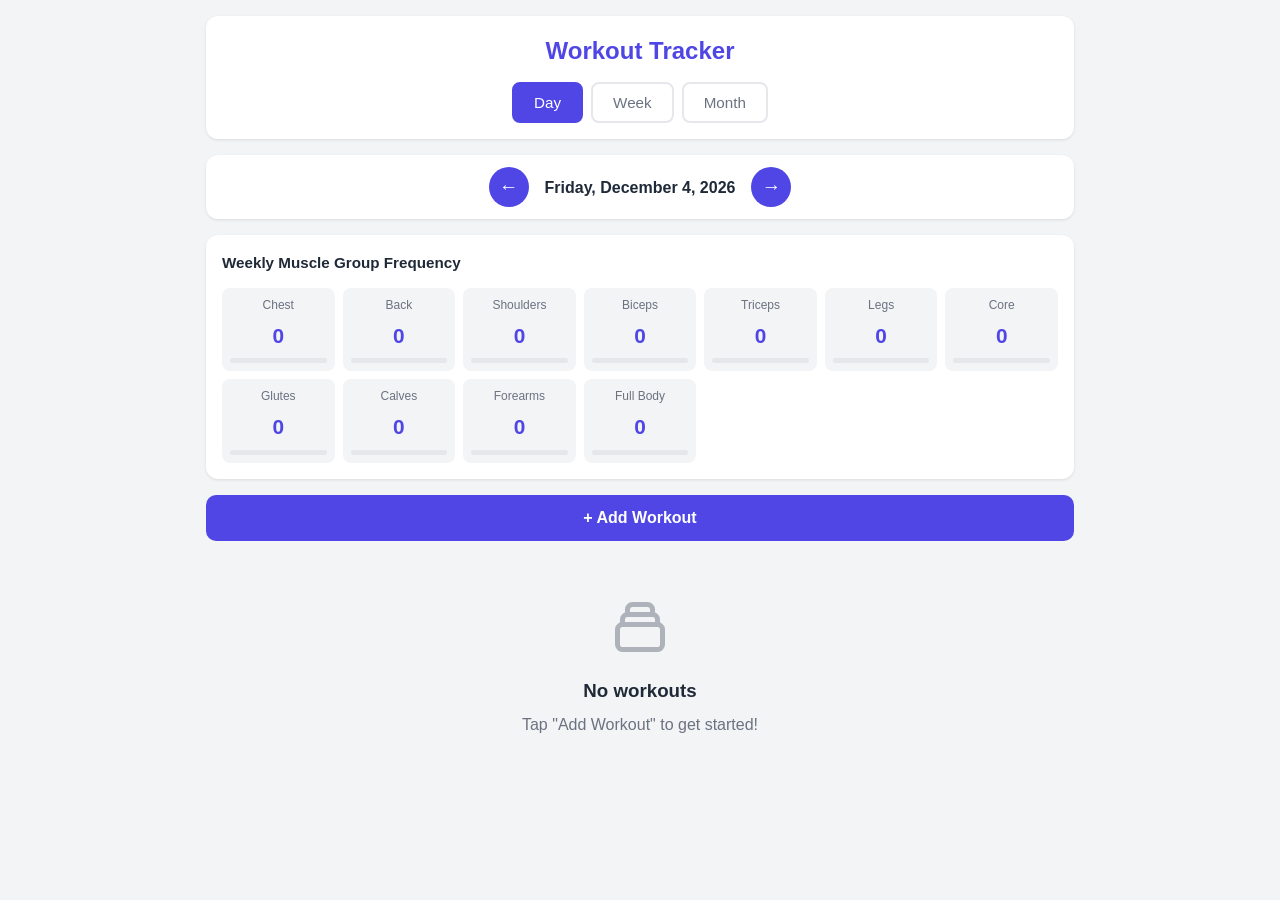
<file: workout-tracker/workout-tracker.html>
<!DOCTYPE html>
<html lang="en">
<head>
    <meta charset="UTF-8">
    <meta name="viewport" content="width=device-width, initial-scale=1.0, user-scalable=no">
    <meta name="apple-mobile-web-app-capable" content="yes">
    <meta name="apple-mobile-web-app-status-bar-style" content="default">
    <title>Workout Tracker</title>
    <style>
:root {
    --primary-color: #4f46e5;
    --primary-hover: #4338ca;
    --secondary-color: #6b7280;
    --success-color: #10b981;
    --danger-color: #ef4444;
    --warning-color: #f59e0b;
    --background: #f3f4f6;
    --card-bg: #ffffff;
    --text-primary: #1f2937;
    --text-secondary: #6b7280;
    --border-color: #e5e7eb;
    --shadow: 0 1px 3px rgba(0, 0, 0, 0.1);
    --shadow-lg: 0 10px 15px -3px rgba(0, 0, 0, 0.1);
}
* { margin: 0; padding: 0; box-sizing: border-box; }
body {
    font-family: -apple-system, BlinkMacSystemFont, 'Segoe UI', Roboto, sans-serif;
    background: var(--background);
    color: var(--text-primary);
    line-height: 1.6;
    min-height: 100vh;
    -webkit-tap-highlight-color: transparent;
}
.app-container { max-width: 900px; margin: 0 auto; padding: 16px; padding-bottom: 40px; }
header {
    background: var(--card-bg);
    padding: 16px;
    border-radius: 12px;
    box-shadow: var(--shadow);
    margin-bottom: 16px;
}
header h1 { text-align: center; color: var(--primary-color); margin-bottom: 12px; font-size: 1.5rem; }
.view-tabs { display: flex; justify-content: center; gap: 8px; }
.tab-btn {
    padding: 10px 20px;
    border: 2px solid var(--border-color);
    background: var(--card-bg);
    border-radius: 8px;
    cursor: pointer;
    font-size: 0.95rem;
    font-weight: 500;
    transition: all 0.2s ease;
    color: var(--text-secondary);
}
.tab-btn:hover { border-color: var(--primary-color); color: var(--primary-color); }
.tab-btn.active { background: var(--primary-color); border-color: var(--primary-color); color: white; }
.date-navigation {
    display: flex;
    justify-content: center;
    align-items: center;
    gap: 16px;
    background: var(--card-bg);
    padding: 12px;
    border-radius: 12px;
    box-shadow: var(--shadow);
    margin-bottom: 16px;
}
.nav-btn {
    width: 40px;
    height: 40px;
    border: none;
    background: var(--primary-color);
    color: white;
    border-radius: 50%;
    cursor: pointer;
    font-size: 1.2rem;
    display: flex;
    align-items: center;
    justify-content: center;
}
#current-date-display { font-size: 1rem; font-weight: 600; min-width: 180px; text-align: center; }
.muscle-frequency-widget {
    background: var(--card-bg);
    padding: 16px;
    border-radius: 12px;
    box-shadow: var(--shadow);
    margin-bottom: 16px;
}
.muscle-frequency-widget h3 { margin-bottom: 12px; color: var(--text-primary); font-size: 0.95rem; }
#muscle-frequency-chart { display: grid; grid-template-columns: repeat(auto-fill, minmax(100px, 1fr)); gap: 8px; }
.muscle-item {
    display: flex;
    flex-direction: column;
    align-items: center;
    padding: 8px;
    background: var(--background);
    border-radius: 8px;
}
.muscle-item .name { font-size: 0.75rem; color: var(--text-secondary); margin-bottom: 4px; text-transform: capitalize; }
.muscle-item .count { font-size: 1.3rem; font-weight: 700; color: var(--primary-color); }
.muscle-item .bar { width: 100%; height: 5px; background: var(--border-color); border-radius: 3px; margin-top: 6px; overflow: hidden; }
.muscle-item .bar-fill { height: 100%; background: var(--primary-color); border-radius: 3px; transition: width 0.3s ease; }
.muscle-item.high .count { color: var(--success-color); }
.muscle-item.high .bar-fill { background: var(--success-color); }
.muscle-item.medium .count { color: var(--warning-color); }
.muscle-item.medium .bar-fill { background: var(--warning-color); }
.muscle-item.low .count { color: var(--danger-color); }
.muscle-item.low .bar-fill { background: var(--danger-color); }
.primary-btn {
    display: block;
    width: 100%;
    padding: 14px;
    background: var(--primary-color);
    color: white;
    border: none;
    border-radius: 10px;
    font-size: 1rem;
    font-weight: 600;
    cursor: pointer;
    margin-bottom: 16px;
}
.secondary-btn {
    padding: 12px 20px;
    background: var(--background);
    color: var(--text-primary);
    border: 1px solid var(--border-color);
    border-radius: 8px;
    font-size: 1rem;
    cursor: pointer;
}
.danger-btn {
    padding: 12px 20px;
    background: var(--danger-color);
    color: white;
    border: none;
    border-radius: 8px;
    font-size: 1rem;
    cursor: pointer;
}
.workout-list { display: flex; flex-direction: column; gap: 12px; }
.workout-card {
    background: var(--card-bg);
    padding: 14px;
    border-radius: 12px;
    box-shadow: var(--shadow);
    cursor: pointer;
    border-left: 4px solid var(--primary-color);
}
.workout-card .card-header { display: flex; justify-content: space-between; align-items: flex-start; margin-bottom: 8px; flex-wrap: wrap; gap: 8px; }
.workout-card .workout-title { font-weight: 600; font-size: 1rem; color: var(--text-primary); }
.workout-card .workout-meta { display: flex; flex-wrap: wrap; gap: 10px; margin-bottom: 8px; }
.workout-card .meta-item { display: flex; align-items: center; gap: 4px; font-size: 0.85rem; color: var(--text-secondary); }
.workout-card .meta-item strong { color: var(--text-primary); }
.workout-card .muscle-tags { display: flex; flex-wrap: wrap; gap: 6px; }
.muscle-tag {
    padding: 4px 10px;
    background: var(--background);
    border-radius: 20px;
    font-size: 0.75rem;
    color: var(--text-secondary);
    text-transform: capitalize;
}
.intensity-badge {
    display: inline-flex;
    align-items: center;
    padding: 4px 10px;
    border-radius: 20px;
    font-size: 0.8rem;
    font-weight: 500;
}
.intensity-badge.low { background: #dcfce7; color: #166534; }
.intensity-badge.medium { background: #fef3c7; color: #92400e; }
.intensity-badge.high { background: #fee2e2; color: #991b1b; }
.summary-stats { display: grid; grid-template-columns: repeat(3, 1fr); gap: 10px; margin-bottom: 16px; }
.summary-card {
    background: var(--card-bg);
    padding: 12px;
    border-radius: 12px;
    box-shadow: var(--shadow);
    text-align: center;
}
.summary-card .label { font-size: 0.75rem; color: var(--text-secondary); margin-bottom: 2px; }
.summary-card .value { font-size: 1.5rem; font-weight: 700; color: var(--primary-color); }
.summary-card .sub-value { font-size: 0.7rem; color: var(--text-secondary); }
.week-grid { display: grid; grid-template-columns: repeat(7, 1fr); gap: 6px; }
.week-day {
    background: var(--card-bg);
    padding: 8px 4px;
    border-radius: 8px;
    box-shadow: var(--shadow);
    min-height: 80px;
    cursor: pointer;
}
.week-day.today { border: 2px solid var(--primary-color); }
.week-day .day-header { text-align: center; padding-bottom: 6px; border-bottom: 1px solid var(--border-color); margin-bottom: 6px; }
.week-day .day-name { font-size: 0.65rem; color: var(--text-secondary); text-transform: uppercase; }
.week-day .day-number { font-size: 1rem; font-weight: 600; }
.week-day .workout-indicator { width: 6px; height: 6px; background: var(--primary-color); border-radius: 50%; margin: 3px auto; }
.week-day .workout-count { text-align: center; font-size: 0.7rem; color: var(--text-secondary); }
.month-calendar { background: var(--card-bg); border-radius: 12px; box-shadow: var(--shadow); overflow: hidden; }
.calendar-header { display: grid; grid-template-columns: repeat(7, 1fr); background: var(--primary-color); color: white; }
.calendar-header span { padding: 10px 4px; text-align: center; font-weight: 500; font-size: 0.75rem; }
.calendar-grid { display: grid; grid-template-columns: repeat(7, 1fr); }
.calendar-day {
    min-height: 60px;
    padding: 6px;
    border: 1px solid var(--border-color);
    cursor: pointer;
}
.calendar-day.other-month { background: var(--background); color: var(--text-secondary); }
.calendar-day.today { background: #eef2ff; }
.calendar-day .date-num { font-weight: 500; font-size: 0.85rem; margin-bottom: 2px; }
.calendar-day .day-workouts { display: flex; flex-direction: column; gap: 2px; }
.calendar-day .day-workout-item {
    font-size: 0.6rem;
    padding: 2px 4px;
    background: var(--primary-color);
    color: white;
    border-radius: 3px;
    white-space: nowrap;
    overflow: hidden;
    text-overflow: ellipsis;
}
.modal {
    display: none;
    position: fixed;
    top: 0;
    left: 0;
    width: 100%;
    height: 100%;
    background: rgba(0, 0, 0, 0.5);
    z-index: 1000;
    overflow-y: auto;
    padding: 16px;
}
.modal.active { display: flex; justify-content: center; align-items: flex-start; }
.modal-content {
    background: var(--card-bg);
    border-radius: 16px;
    width: 100%;
    max-width: 500px;
    margin: 16px auto;
    box-shadow: var(--shadow-lg);
    max-height: 90vh;
    overflow-y: auto;
}
.modal-header {
    display: flex;
    justify-content: space-between;
    align-items: center;
    padding: 16px;
    border-bottom: 1px solid var(--border-color);
    position: sticky;
    top: 0;
    background: var(--card-bg);
    z-index: 1;
}
.modal-header h2 { font-size: 1.2rem; }
.close-btn {
    width: 36px;
    height: 36px;
    border: none;
    background: var(--background);
    border-radius: 50%;
    font-size: 1.5rem;
    cursor: pointer;
    display: flex;
    align-items: center;
    justify-content: center;
    color: var(--text-secondary);
}
#workout-form { padding: 16px; }
.form-group { margin-bottom: 14px; }
.form-group label { display: block; margin-bottom: 6px; font-weight: 500; color: var(--text-primary); font-size: 0.9rem; }
.form-group input[type="text"],
.form-group input[type="number"],
.form-group input[type="date"],
.form-group select,
.form-group textarea {
    width: 100%;
    padding: 12px;
    border: 1px solid var(--border-color);
    border-radius: 8px;
    font-size: 16px;
    font-family: inherit;
}
.form-group input:focus,
.form-group select:focus,
.form-group textarea:focus { outline: none; border-color: var(--primary-color); }
.form-row { display: grid; grid-template-columns: 1fr 1fr; gap: 10px; }
.checkbox-group { display: grid; grid-template-columns: repeat(2, 1fr); gap: 8px; }
.checkbox-group label {
    display: flex;
    align-items: center;
    gap: 6px;
    font-weight: normal;
    cursor: pointer;
    font-size: 0.85rem;
}
.checkbox-group input[type="checkbox"] { width: 18px; height: 18px; cursor: pointer; }
.intensity-selector { display: flex; align-items: center; gap: 12px; }
.intensity-selector input[type="range"] {
    flex: 1;
    height: 8px;
    -webkit-appearance: none;
    background: linear-gradient(to right, var(--success-color), var(--warning-color), var(--danger-color));
    border-radius: 4px;
}
.intensity-selector input[type="range"]::-webkit-slider-thumb {
    -webkit-appearance: none;
    width: 24px;
    height: 24px;
    background: white;
    border: 2px solid var(--primary-color);
    border-radius: 50%;
}
#intensity-value { font-weight: 700; font-size: 1.2rem; color: var(--primary-color); }
.intensity-labels { display: flex; justify-content: space-between; font-size: 0.75rem; color: var(--text-secondary); margin-top: 4px; }
.form-actions {
    display: flex;
    gap: 10px;
    padding: 16px;
    border-top: 1px solid var(--border-color);
    position: sticky;
    bottom: 0;
    background: var(--card-bg);
}
.form-actions .primary-btn,
.form-actions .secondary-btn,
.form-actions .danger-btn { flex: 1; margin-bottom: 0; }
#workout-detail-content { padding: 16px; }
.detail-section { margin-bottom: 14px; }
.detail-section h4 { font-size: 0.8rem; color: var(--text-secondary); text-transform: uppercase; margin-bottom: 4px; }
.detail-section p { color: var(--text-primary); }
.detail-section pre {
    background: var(--background);
    padding: 10px;
    border-radius: 8px;
    font-family: inherit;
    white-space: pre-wrap;
    font-size: 0.85rem;
}
.stats-grid { display: grid; grid-template-columns: repeat(2, 1fr); gap: 10px; margin-bottom: 14px; }
.stat-box { background: var(--background); padding: 10px; border-radius: 8px; text-align: center; }
.stat-box .stat-label { font-size: 0.75rem; color: var(--text-secondary); margin-bottom: 2px; }
.stat-box .stat-value { font-size: 1.2rem; font-weight: 700; color: var(--primary-color); }
.empty-state { text-align: center; padding: 40px 20px; color: var(--text-secondary); }
.empty-state svg { width: 60px; height: 60px; margin-bottom: 12px; opacity: 0.5; }
.empty-state h3 { margin-bottom: 6px; color: var(--text-primary); }
@media (max-width: 480px) {
    .form-row { grid-template-columns: 1fr; }
    .stats-grid { grid-template-columns: 1fr 1fr; }
    .summary-stats { grid-template-columns: repeat(3, 1fr); gap: 6px; }
    .summary-card { padding: 10px 6px; }
    .summary-card .value { font-size: 1.3rem; }
}
    </style>
</head>
<body>
    <div class="app-container">
        <header>
            <h1>Workout Tracker</h1>
            <nav class="view-tabs">
                <button class="tab-btn active" data-view="day">Day</button>
                <button class="tab-btn" data-view="week">Week</button>
                <button class="tab-btn" data-view="month">Month</button>
            </nav>
        </header>

        <main>
            <div class="date-navigation">
                <button id="prev-date" class="nav-btn">&#8592;</button>
                <span id="current-date-display"></span>
                <button id="next-date" class="nav-btn">&#8594;</button>
            </div>

            <div class="muscle-frequency-widget">
                <h3>Weekly Muscle Group Frequency</h3>
                <div id="muscle-frequency-chart"></div>
            </div>

            <button id="add-workout-btn" class="primary-btn">+ Add Workout</button>

            <div id="workout-list" class="workout-list"></div>
        </main>

        <div id="workout-modal" class="modal">
            <div class="modal-content">
                <div class="modal-header">
                    <h2 id="modal-title">Add Workout</h2>
                    <button class="close-btn" id="close-modal">&times;</button>
                </div>
                <form id="workout-form">
                    <input type="hidden" id="workout-id">
                    <div class="form-group">
                        <label for="workout-date">Date</label>
                        <input type="date" id="workout-date" required>
                    </div>
                    <div class="form-group">
                        <label for="workout-type">Workout Type</label>
                        <select id="workout-type" required>
                            <option value="">Select type...</option>
                            <option value="strength">Strength Training</option>
                            <option value="cardio">Cardio</option>
                            <option value="hiit">HIIT</option>
                            <option value="flexibility">Flexibility/Yoga</option>
                            <option value="sports">Sports</option>
                            <option value="other">Other</option>
                        </select>
                    </div>
                    <div class="form-group">
                        <label>Muscle Group(s)</label>
                        <div class="checkbox-group" id="muscle-groups">
                            <label><input type="checkbox" value="chest"> Chest</label>
                            <label><input type="checkbox" value="back"> Back</label>
                            <label><input type="checkbox" value="shoulders"> Shoulders</label>
                            <label><input type="checkbox" value="biceps"> Biceps</label>
                            <label><input type="checkbox" value="triceps"> Triceps</label>
                            <label><input type="checkbox" value="legs"> Legs</label>
                            <label><input type="checkbox" value="core"> Core</label>
                            <label><input type="checkbox" value="glutes"> Glutes</label>
                            <label><input type="checkbox" value="calves"> Calves</label>
                            <label><input type="checkbox" value="forearms"> Forearms</label>
                            <label><input type="checkbox" value="full-body"> Full Body</label>
                        </div>
                    </div>
                    <div class="form-row">
                        <div class="form-group">
                            <label for="sets">Sets</label>
                            <input type="number" id="sets" min="0" placeholder="e.g., 4">
                        </div>
                        <div class="form-group">
                            <label for="reps">Reps</label>
                            <input type="text" id="reps" placeholder="e.g., 10 or 8-12">
                        </div>
                    </div>
                    <div class="form-row">
                        <div class="form-group">
                            <label for="weight">Weight (lbs/kg)</label>
                            <input type="text" id="weight" placeholder="e.g., 135 lbs">
                        </div>
                        <div class="form-group">
                            <label for="volume">Volume</label>
                            <input type="text" id="volume" placeholder="Auto-calculated">
                        </div>
                    </div>
                    <div class="form-row">
                        <div class="form-group">
                            <label for="rest-time">Rest Time (sec)</label>
                            <input type="number" id="rest-time" min="0" placeholder="e.g., 60">
                        </div>
                        <div class="form-group">
                            <label for="duration">Duration (min)</label>
                            <input type="number" id="duration" min="0" placeholder="e.g., 45">
                        </div>
                    </div>
                    <div class="form-group">
                        <label for="intensity">Intensity</label>
                        <div class="intensity-selector">
                            <input type="range" id="intensity" min="1" max="10" value="5">
                            <span id="intensity-value">5</span>/10
                        </div>
                        <div class="intensity-labels">
                            <span>Easy</span>
                            <span>Moderate</span>
                            <span>Hard</span>
                        </div>
                    </div>
                    <div class="form-group">
                        <label for="exercises">Exercises (one per line)</label>
                        <textarea id="exercises" rows="3" placeholder="Bench Press - 4x8 @ 135lbs"></textarea>
                    </div>
                    <div class="form-group">
                        <label for="notes">Notes</label>
                        <textarea id="notes" rows="2" placeholder="How did the workout feel?"></textarea>
                    </div>
                    <div class="form-actions">
                        <button type="button" class="secondary-btn" id="cancel-btn">Cancel</button>
                        <button type="submit" class="primary-btn">Save</button>
                    </div>
                </form>
            </div>
        </div>

        <div id="detail-modal" class="modal">
            <div class="modal-content">
                <div class="modal-header">
                    <h2>Workout Details</h2>
                    <button class="close-btn" id="close-detail-modal">&times;</button>
                </div>
                <div id="workout-detail-content"></div>
                <div class="form-actions">
                    <button class="danger-btn" id="delete-workout-btn">Delete</button>
                    <button class="primary-btn" id="edit-workout-btn">Edit</button>
                </div>
            </div>
        </div>
    </div>

    <script>
let workouts = [];
let currentView = 'day';
let currentDate = new Date();
let selectedWorkoutId = null;

const viewTabs = document.querySelectorAll('.tab-btn');
const dateDisplay = document.getElementById('current-date-display');
const prevDateBtn = document.getElementById('prev-date');
const nextDateBtn = document.getElementById('next-date');
const addWorkoutBtn = document.getElementById('add-workout-btn');
const workoutList = document.getElementById('workout-list');
const workoutModal = document.getElementById('workout-modal');
const detailModal = document.getElementById('detail-modal');
const workoutForm = document.getElementById('workout-form');
const closeModalBtn = document.getElementById('close-modal');
const closeDetailModalBtn = document.getElementById('close-detail-modal');
const cancelBtn = document.getElementById('cancel-btn');
const intensitySlider = document.getElementById('intensity');
const intensityValue = document.getElementById('intensity-value');
const muscleFrequencyChart = document.getElementById('muscle-frequency-chart');

document.addEventListener('DOMContentLoaded', () => {
    loadWorkouts();
    setupEventListeners();
    updateDateDisplay();
    renderCurrentView();
    updateMuscleFrequency();
});

function setupEventListeners() {
    viewTabs.forEach(tab => {
        tab.addEventListener('click', () => {
            viewTabs.forEach(t => t.classList.remove('active'));
            tab.classList.add('active');
            currentView = tab.dataset.view;
            renderCurrentView();
        });
    });
    prevDateBtn.addEventListener('click', () => navigateDate(-1));
    nextDateBtn.addEventListener('click', () => navigateDate(1));
    addWorkoutBtn.addEventListener('click', openAddWorkoutModal);
    closeModalBtn.addEventListener('click', closeWorkoutModal);
    closeDetailModalBtn.addEventListener('click', closeDetailModal);
    cancelBtn.addEventListener('click', closeWorkoutModal);
    workoutModal.addEventListener('click', (e) => { if (e.target === workoutModal) closeWorkoutModal(); });
    detailModal.addEventListener('click', (e) => { if (e.target === detailModal) closeDetailModal(); });
    workoutForm.addEventListener('submit', handleWorkoutSubmit);
    intensitySlider.addEventListener('input', () => { intensityValue.textContent = intensitySlider.value; });
    document.getElementById('edit-workout-btn').addEventListener('click', () => {
        closeDetailModal();
        openEditWorkoutModal(selectedWorkoutId);
    });
    document.getElementById('delete-workout-btn').addEventListener('click', () => {
        if (confirm('Delete this workout?')) {
            deleteWorkout(selectedWorkoutId);
            closeDetailModal();
        }
    });
    ['sets', 'reps', 'weight'].forEach(id => {
        document.getElementById(id).addEventListener('input', autoCalculateVolume);
    });
}

function loadWorkouts() {
    const stored = localStorage.getItem('workouts');
    if (stored) workouts = JSON.parse(stored);
}

function saveWorkouts() { localStorage.setItem('workouts', JSON.stringify(workouts)); }
function generateId() { return Date.now().toString(36) + Math.random().toString(36).substr(2); }

function formatDate(date, format = 'full') {
    if (format === 'iso') return date.toISOString().split('T')[0];
    const options = {
        full: { weekday: 'long', year: 'numeric', month: 'long', day: 'numeric' },
        short: { month: 'short', day: 'numeric' }
    };
    return date.toLocaleDateString('en-US', options[format] || options.full);
}

function getWeekDates(date) {
    const start = new Date(date);
    start.setDate(start.getDate() - start.getDay());
    const days = [];
    for (let i = 0; i < 7; i++) {
        const day = new Date(start);
        day.setDate(start.getDate() + i);
        days.push(day);
    }
    return days;
}

function getMonthDates(date) {
    const year = date.getFullYear();
    const month = date.getMonth();
    const firstDay = new Date(year, month, 1);
    const lastDay = new Date(year, month + 1, 0);
    const startDate = new Date(firstDay);
    startDate.setDate(startDate.getDate() - startDate.getDay());
    const dates = [];
    let current = new Date(startDate);
    while (current <= lastDay || dates.length % 7 !== 0) {
        dates.push(new Date(current));
        current.setDate(current.getDate() + 1);
    }
    return dates;
}

function isSameDay(date1, date2) { return formatDate(date1, 'iso') === formatDate(date2, 'iso'); }
function isToday(date) { return isSameDay(date, new Date()); }

function navigateDate(direction) {
    switch (currentView) {
        case 'day': currentDate.setDate(currentDate.getDate() + direction); break;
        case 'week': currentDate.setDate(currentDate.getDate() + (direction * 7)); break;
        case 'month': currentDate.setMonth(currentDate.getMonth() + direction); break;
    }
    updateDateDisplay();
    renderCurrentView();
    updateMuscleFrequency();
}

function updateDateDisplay() {
    let displayText;
    switch (currentView) {
        case 'day': displayText = formatDate(currentDate); break;
        case 'week':
            const weekDates = getWeekDates(currentDate);
            displayText = `${formatDate(weekDates[0], 'short')} - ${formatDate(weekDates[6], 'short')}, ${weekDates[6].getFullYear()}`;
            break;
        case 'month': displayText = currentDate.toLocaleDateString('en-US', { month: 'long', year: 'numeric' }); break;
    }
    dateDisplay.textContent = displayText;
}

function renderCurrentView() {
    updateDateDisplay();
    switch (currentView) {
        case 'day': renderDayView(); break;
        case 'week': renderWeekView(); break;
        case 'month': renderMonthView(); break;
    }
}

function renderDayView() {
    const dayWorkouts = getWorkoutsForDate(currentDate);
    if (dayWorkouts.length === 0) {
        workoutList.innerHTML = `<div class="empty-state"><svg xmlns="http://www.w3.org/2000/svg" fill="none" viewBox="0 0 24 24" stroke="currentColor"><path stroke-linecap="round" stroke-linejoin="round" stroke-width="2" d="M19 11H5m14 0a2 2 0 012 2v6a2 2 0 01-2 2H5a2 2 0 01-2-2v-6a2 2 0 012-2m14 0V9a2 2 0 00-2-2M5 11V9a2 2 0 012-2m0 0V5a2 2 0 012-2h6a2 2 0 012 2v2M7 7h10" /></svg><h3>No workouts</h3><p>Tap "Add Workout" to get started!</p></div>`;
        return;
    }
    workoutList.innerHTML = dayWorkouts.map(workout => createWorkoutCard(workout)).join('');
    document.querySelectorAll('.workout-card').forEach(card => {
        card.addEventListener('click', () => openDetailModal(card.dataset.id));
    });
}

function renderWeekView() {
    const weekDates = getWeekDates(currentDate);
    const dayNames = ['Sun', 'Mon', 'Tue', 'Wed', 'Thu', 'Fri', 'Sat'];
    const weekWorkouts = workouts.filter(w => {
        const workoutDate = new Date(w.date);
        return weekDates.some(d => isSameDay(d, workoutDate));
    });
    const totalDuration = weekWorkouts.reduce((sum, w) => sum + (parseInt(w.duration) || 0), 0);
    const avgIntensity = weekWorkouts.length > 0 ? (weekWorkouts.reduce((sum, w) => sum + (parseInt(w.intensity) || 0), 0) / weekWorkouts.length).toFixed(1) : 0;
    let html = `<div class="summary-stats"><div class="summary-card"><div class="label">Workouts</div><div class="value">${weekWorkouts.length}</div></div><div class="summary-card"><div class="label">Total Time</div><div class="value">${totalDuration}</div><div class="sub-value">min</div></div><div class="summary-card"><div class="label">Avg Intensity</div><div class="value">${avgIntensity}</div><div class="sub-value">/ 10</div></div></div><div class="week-grid">`;
    weekDates.forEach((date, index) => {
        const dayWorkouts = getWorkoutsForDate(date);
        html += `<div class="week-day ${isToday(date) ? 'today' : ''}" data-date="${formatDate(date, 'iso')}"><div class="day-header"><div class="day-name">${dayNames[index]}</div><div class="day-number">${date.getDate()}</div></div>${dayWorkouts.length > 0 ? `${dayWorkouts.slice(0, 3).map(() => '<div class="workout-indicator"></div>').join('')}<div class="workout-count">${dayWorkouts.length}</div>` : ''}</div>`;
    });
    html += '</div>';
    workoutList.innerHTML = html;
    document.querySelectorAll('.week-day').forEach(day => {
        day.addEventListener('click', () => {
            currentDate = new Date(day.dataset.date);
            viewTabs.forEach(t => t.classList.remove('active'));
            document.querySelector('[data-view="day"]').classList.add('active');
            currentView = 'day';
            renderCurrentView();
        });
    });
}

function renderMonthView() {
    const monthDates = getMonthDates(currentDate);
    const dayNames = ['S', 'M', 'T', 'W', 'T', 'F', 'S'];
    const currentMonth = currentDate.getMonth();
    const monthWorkouts = workouts.filter(w => {
        const d = new Date(w.date);
        return d.getMonth() === currentMonth && d.getFullYear() === currentDate.getFullYear();
    });
    const totalDuration = monthWorkouts.reduce((sum, w) => sum + (parseInt(w.duration) || 0), 0);
    const activeDays = new Set(monthWorkouts.map(w => w.date)).size;
    let html = `<div class="summary-stats"><div class="summary-card"><div class="label">Workouts</div><div class="value">${monthWorkouts.length}</div></div><div class="summary-card"><div class="label">Active Days</div><div class="value">${activeDays}</div></div><div class="summary-card"><div class="label">Total Time</div><div class="value">${Math.round(totalDuration / 60)}</div><div class="sub-value">hrs</div></div></div><div class="month-calendar"><div class="calendar-header">${dayNames.map(name => `<span>${name}</span>`).join('')}</div><div class="calendar-grid">`;
    monthDates.forEach(date => {
        const dayWorkouts = getWorkoutsForDate(date);
        const isOtherMonth = date.getMonth() !== currentMonth;
        html += `<div class="calendar-day ${isToday(date) ? 'today' : ''} ${isOtherMonth ? 'other-month' : ''}" data-date="${formatDate(date, 'iso')}"><div class="date-num">${date.getDate()}</div><div class="day-workouts">${dayWorkouts.slice(0, 2).map(w => `<div class="day-workout-item">${getWorkoutTypeLabel(w.type)}</div>`).join('')}${dayWorkouts.length > 2 ? `<div class="day-workout-item">+${dayWorkouts.length - 2}</div>` : ''}</div></div>`;
    });
    html += '</div></div>';
    workoutList.innerHTML = html;
    document.querySelectorAll('.calendar-day').forEach(day => {
        day.addEventListener('click', () => {
            currentDate = new Date(day.dataset.date);
            viewTabs.forEach(t => t.classList.remove('active'));
            document.querySelector('[data-view="day"]').classList.add('active');
            currentView = 'day';
            renderCurrentView();
        });
    });
}

function createWorkoutCard(workout) {
    const intensityClass = workout.intensity <= 3 ? 'low' : workout.intensity <= 6 ? 'medium' : 'high';
    const intensityLabel = workout.intensity <= 3 ? 'Easy' : workout.intensity <= 6 ? 'Moderate' : 'Hard';
    return `<div class="workout-card" data-id="${workout.id}"><div class="card-header"><span class="workout-title">${getWorkoutTypeLabel(workout.type)}</span><span class="intensity-badge ${intensityClass}">${intensityLabel} (${workout.intensity}/10)</span></div><div class="workout-meta">${workout.sets ? `<span class="meta-item"><strong>${workout.sets}</strong> sets</span>` : ''}${workout.reps ? `<span class="meta-item"><strong>${workout.reps}</strong> reps</span>` : ''}${workout.weight ? `<span class="meta-item"><strong>${workout.weight}</strong></span>` : ''}${workout.duration ? `<span class="meta-item"><strong>${workout.duration}</strong> min</span>` : ''}${workout.restTime ? `<span class="meta-item"><strong>${workout.restTime}s</strong> rest</span>` : ''}</div>${workout.muscleGroups && workout.muscleGroups.length > 0 ? `<div class="muscle-tags">${workout.muscleGroups.map(m => `<span class="muscle-tag">${m}</span>`).join('')}</div>` : ''}</div>`;
}

function getWorkoutsForDate(date) {
    const dateStr = formatDate(date, 'iso');
    return workouts.filter(w => w.date === dateStr).sort((a, b) => b.id.localeCompare(a.id));
}

function getWorkoutTypeLabel(type) {
    const labels = { strength: 'Strength', cardio: 'Cardio', hiit: 'HIIT', flexibility: 'Flexibility', sports: 'Sports', other: 'Other' };
    return labels[type] || type;
}

function openAddWorkoutModal() {
    document.getElementById('modal-title').textContent = 'Add Workout';
    document.getElementById('workout-id').value = '';
    workoutForm.reset();
    document.getElementById('workout-date').value = formatDate(currentDate, 'iso');
    intensitySlider.value = 5;
    intensityValue.textContent = '5';
    workoutModal.classList.add('active');
}

function openEditWorkoutModal(id) {
    const workout = workouts.find(w => w.id === id);
    if (!workout) return;
    document.getElementById('modal-title').textContent = 'Edit Workout';
    document.getElementById('workout-id').value = workout.id;
    document.getElementById('workout-date').value = workout.date;
    document.getElementById('workout-type').value = workout.type;
    document.getElementById('sets').value = workout.sets || '';
    document.getElementById('reps').value = workout.reps || '';
    document.getElementById('weight').value = workout.weight || '';
    document.getElementById('volume').value = workout.volume || '';
    document.getElementById('rest-time').value = workout.restTime || '';
    document.getElementById('duration').value = workout.duration || '';
    document.getElementById('intensity').value = workout.intensity || 5;
    intensityValue.textContent = workout.intensity || 5;
    document.getElementById('exercises').value = workout.exercises || '';
    document.getElementById('notes').value = workout.notes || '';
    document.querySelectorAll('#muscle-groups input[type="checkbox"]').forEach(cb => {
        cb.checked = workout.muscleGroups && workout.muscleGroups.includes(cb.value);
    });
    workoutModal.classList.add('active');
}

function closeWorkoutModal() { workoutModal.classList.remove('active'); }

function openDetailModal(id) {
    selectedWorkoutId = id;
    const workout = workouts.find(w => w.id === id);
    if (!workout) return;
    const intensityClass = workout.intensity <= 3 ? 'low' : workout.intensity <= 6 ? 'medium' : 'high';
    const content = `<div class="stats-grid"><div class="stat-box"><div class="stat-label">Sets</div><div class="stat-value">${workout.sets || '-'}</div></div><div class="stat-box"><div class="stat-label">Reps</div><div class="stat-value">${workout.reps || '-'}</div></div><div class="stat-box"><div class="stat-label">Weight</div><div class="stat-value">${workout.weight || '-'}</div></div><div class="stat-box"><div class="stat-label">Volume</div><div class="stat-value">${workout.volume || '-'}</div></div><div class="stat-box"><div class="stat-label">Rest</div><div class="stat-value">${workout.restTime ? workout.restTime + 's' : '-'}</div></div><div class="stat-box"><div class="stat-label">Duration</div><div class="stat-value">${workout.duration ? workout.duration + 'm' : '-'}</div></div></div><div class="detail-section"><h4>Type</h4><p>${getWorkoutTypeLabel(workout.type)}</p></div><div class="detail-section"><h4>Intensity</h4><p><span class="intensity-badge ${intensityClass}">${workout.intensity}/10</span></p></div>${workout.muscleGroups && workout.muscleGroups.length > 0 ? `<div class="detail-section"><h4>Muscle Groups</h4><div class="muscle-tags">${workout.muscleGroups.map(m => `<span class="muscle-tag">${m}</span>`).join('')}</div></div>` : ''}${workout.exercises ? `<div class="detail-section"><h4>Exercises</h4><pre>${workout.exercises}</pre></div>` : ''}${workout.notes ? `<div class="detail-section"><h4>Notes</h4><pre>${workout.notes}</pre></div>` : ''}<div class="detail-section"><h4>Date</h4><p>${formatDate(new Date(workout.date))}</p></div>`;
    document.getElementById('workout-detail-content').innerHTML = content;
    detailModal.classList.add('active');
}

function closeDetailModal() { detailModal.classList.remove('active'); selectedWorkoutId = null; }

function handleWorkoutSubmit(e) {
    e.preventDefault();
    const id = document.getElementById('workout-id').value;
    const muscleGroups = Array.from(document.querySelectorAll('#muscle-groups input:checked')).map(cb => cb.value);
    const workoutData = {
        id: id || generateId(),
        date: document.getElementById('workout-date').value,
        type: document.getElementById('workout-type').value,
        muscleGroups,
        sets: document.getElementById('sets').value,
        reps: document.getElementById('reps').value,
        weight: document.getElementById('weight').value,
        volume: document.getElementById('volume').value,
        restTime: document.getElementById('rest-time').value,
        duration: document.getElementById('duration').value,
        intensity: document.getElementById('intensity').value,
        exercises: document.getElementById('exercises').value,
        notes: document.getElementById('notes').value
    };
    if (id) {
        const index = workouts.findIndex(w => w.id === id);
        if (index !== -1) workouts[index] = workoutData;
    } else {
        workouts.push(workoutData);
    }
    saveWorkouts();
    closeWorkoutModal();
    renderCurrentView();
    updateMuscleFrequency();
}

function deleteWorkout(id) {
    workouts = workouts.filter(w => w.id !== id);
    saveWorkouts();
    renderCurrentView();
    updateMuscleFrequency();
}

function autoCalculateVolume() {
    const sets = parseInt(document.getElementById('sets').value) || 0;
    const repsStr = document.getElementById('reps').value;
    const weightStr = document.getElementById('weight').value;
    let reps = 0;
    if (repsStr) {
        if (repsStr.includes('-')) {
            const parts = repsStr.split('-').map(p => parseInt(p.trim()));
            reps = Math.round((parts[0] + parts[1]) / 2);
        } else {
            reps = parseInt(repsStr) || 0;
        }
    }
    const weight = parseFloat(weightStr.replace(/[^\d.]/g, '')) || 0;
    if (sets > 0 && reps > 0 && weight > 0) {
        document.getElementById('volume').value = (sets * reps * weight).toLocaleString();
    }
}

function updateMuscleFrequency() {
    const weekDates = getWeekDates(currentDate);
    const weekWorkouts = workouts.filter(w => {
        const workoutDate = new Date(w.date);
        return weekDates.some(d => isSameDay(d, workoutDate));
    });
    const muscleCount = {};
    const allMuscles = ['chest', 'back', 'shoulders', 'biceps', 'triceps', 'legs', 'core', 'glutes', 'calves', 'forearms', 'full-body'];
    allMuscles.forEach(m => muscleCount[m] = 0);
    weekWorkouts.forEach(workout => {
        if (workout.muscleGroups) {
            workout.muscleGroups.forEach(muscle => { muscleCount[muscle] = (muscleCount[muscle] || 0) + 1; });
        }
    });
    const maxCount = Math.max(...Object.values(muscleCount), 1);
    muscleFrequencyChart.innerHTML = Object.entries(muscleCount).filter(([_, count]) => count > 0 || allMuscles.includes(_)).map(([muscle, count]) => {
        let levelClass = '';
        if (count >= 3) levelClass = 'high';
        else if (count >= 2) levelClass = 'medium';
        else if (count >= 1) levelClass = 'low';
        const barWidth = maxCount > 0 ? (count / maxCount) * 100 : 0;
        return `<div class="muscle-item ${levelClass}"><span class="name">${muscle.replace('-', ' ')}</span><span class="count">${count}</span><div class="bar"><div class="bar-fill" style="width: ${barWidth}%"></div></div></div>`;
    }).join('');
}

document.addEventListener('keydown', (e) => { if (e.key === 'Escape') { closeWorkoutModal(); closeDetailModal(); } });
    </script>
</body>
</html>
</file>
<file: workout-tracker/styles.css>
/* CSS Variables */
:root {
    --primary-color: #4f46e5;
    --primary-hover: #4338ca;
    --secondary-color: #6b7280;
    --success-color: #10b981;
    --danger-color: #ef4444;
    --warning-color: #f59e0b;
    --background: #f3f4f6;
    --card-bg: #ffffff;
    --text-primary: #1f2937;
    --text-secondary: #6b7280;
    --border-color: #e5e7eb;
    --shadow: 0 1px 3px rgba(0, 0, 0, 0.1);
    --shadow-lg: 0 10px 15px -3px rgba(0, 0, 0, 0.1);
}

/* Reset & Base */
* {
    margin: 0;
    padding: 0;
    box-sizing: border-box;
}

body {
    font-family: -apple-system, BlinkMacSystemFont, 'Segoe UI', Roboto, Oxygen, Ubuntu, sans-serif;
    background: var(--background);
    color: var(--text-primary);
    line-height: 1.6;
    min-height: 100vh;
}

/* App Container */
.app-container {
    max-width: 900px;
    margin: 0 auto;
    padding: 20px;
}

/* Header */
header {
    background: var(--card-bg);
    padding: 20px;
    border-radius: 12px;
    box-shadow: var(--shadow);
    margin-bottom: 20px;
}

header h1 {
    text-align: center;
    color: var(--primary-color);
    margin-bottom: 15px;
    font-size: 1.8rem;
}

/* View Tabs */
.view-tabs {
    display: flex;
    justify-content: center;
    gap: 10px;
}

.tab-btn {
    padding: 10px 24px;
    border: 2px solid var(--border-color);
    background: var(--card-bg);
    border-radius: 8px;
    cursor: pointer;
    font-size: 1rem;
    font-weight: 500;
    transition: all 0.2s ease;
    color: var(--text-secondary);
}

.tab-btn:hover {
    border-color: var(--primary-color);
    color: var(--primary-color);
}

.tab-btn.active {
    background: var(--primary-color);
    border-color: var(--primary-color);
    color: white;
}

/* Date Navigation */
.date-navigation {
    display: flex;
    justify-content: center;
    align-items: center;
    gap: 20px;
    background: var(--card-bg);
    padding: 15px;
    border-radius: 12px;
    box-shadow: var(--shadow);
    margin-bottom: 20px;
}

.nav-btn {
    width: 40px;
    height: 40px;
    border: none;
    background: var(--primary-color);
    color: white;
    border-radius: 50%;
    cursor: pointer;
    font-size: 1.2rem;
    display: flex;
    align-items: center;
    justify-content: center;
    transition: background 0.2s;
}

.nav-btn:hover {
    background: var(--primary-hover);
}

#current-date-display {
    font-size: 1.1rem;
    font-weight: 600;
    min-width: 200px;
    text-align: center;
}

/* Muscle Frequency Widget */
.muscle-frequency-widget {
    background: var(--card-bg);
    padding: 20px;
    border-radius: 12px;
    box-shadow: var(--shadow);
    margin-bottom: 20px;
}

.muscle-frequency-widget h3 {
    margin-bottom: 15px;
    color: var(--text-primary);
    font-size: 1rem;
}

#muscle-frequency-chart {
    display: grid;
    grid-template-columns: repeat(auto-fill, minmax(120px, 1fr));
    gap: 10px;
}

.muscle-item {
    display: flex;
    flex-direction: column;
    align-items: center;
    padding: 10px;
    background: var(--background);
    border-radius: 8px;
}

.muscle-item .name {
    font-size: 0.85rem;
    color: var(--text-secondary);
    margin-bottom: 5px;
    text-transform: capitalize;
}

.muscle-item .count {
    font-size: 1.5rem;
    font-weight: 700;
    color: var(--primary-color);
}

.muscle-item .bar {
    width: 100%;
    height: 6px;
    background: var(--border-color);
    border-radius: 3px;
    margin-top: 8px;
    overflow: hidden;
}

.muscle-item .bar-fill {
    height: 100%;
    background: var(--primary-color);
    border-radius: 3px;
    transition: width 0.3s ease;
}

.muscle-item.high .count { color: var(--success-color); }
.muscle-item.high .bar-fill { background: var(--success-color); }
.muscle-item.medium .count { color: var(--warning-color); }
.muscle-item.medium .bar-fill { background: var(--warning-color); }
.muscle-item.low .count { color: var(--danger-color); }
.muscle-item.low .bar-fill { background: var(--danger-color); }

/* Primary Button */
.primary-btn {
    display: block;
    width: 100%;
    padding: 14px;
    background: var(--primary-color);
    color: white;
    border: none;
    border-radius: 10px;
    font-size: 1rem;
    font-weight: 600;
    cursor: pointer;
    transition: background 0.2s;
    margin-bottom: 20px;
}

.primary-btn:hover {
    background: var(--primary-hover);
}

.secondary-btn {
    padding: 12px 24px;
    background: var(--background);
    color: var(--text-primary);
    border: 1px solid var(--border-color);
    border-radius: 8px;
    font-size: 1rem;
    cursor: pointer;
    transition: all 0.2s;
}

.secondary-btn:hover {
    background: var(--border-color);
}

.danger-btn {
    padding: 12px 24px;
    background: var(--danger-color);
    color: white;
    border: none;
    border-radius: 8px;
    font-size: 1rem;
    cursor: pointer;
    transition: background 0.2s;
}

.danger-btn:hover {
    background: #dc2626;
}

/* Workout List */
.workout-list {
    display: flex;
    flex-direction: column;
    gap: 12px;
}

.workout-card {
    background: var(--card-bg);
    padding: 16px;
    border-radius: 12px;
    box-shadow: var(--shadow);
    cursor: pointer;
    transition: all 0.2s;
    border-left: 4px solid var(--primary-color);
}

.workout-card:hover {
    box-shadow: var(--shadow-lg);
    transform: translateY(-2px);
}

.workout-card .card-header {
    display: flex;
    justify-content: space-between;
    align-items: flex-start;
    margin-bottom: 10px;
}

.workout-card .workout-title {
    font-weight: 600;
    font-size: 1.1rem;
    color: var(--text-primary);
}

.workout-card .workout-date {
    font-size: 0.85rem;
    color: var(--text-secondary);
}

.workout-card .workout-meta {
    display: flex;
    flex-wrap: wrap;
    gap: 12px;
    margin-bottom: 10px;
}

.workout-card .meta-item {
    display: flex;
    align-items: center;
    gap: 4px;
    font-size: 0.9rem;
    color: var(--text-secondary);
}

.workout-card .meta-item strong {
    color: var(--text-primary);
}

.workout-card .muscle-tags {
    display: flex;
    flex-wrap: wrap;
    gap: 6px;
}

.muscle-tag {
    padding: 4px 10px;
    background: var(--background);
    border-radius: 20px;
    font-size: 0.8rem;
    color: var(--text-secondary);
    text-transform: capitalize;
}

/* Intensity Badge */
.intensity-badge {
    display: inline-flex;
    align-items: center;
    gap: 4px;
    padding: 4px 10px;
    border-radius: 20px;
    font-size: 0.85rem;
    font-weight: 500;
}

.intensity-badge.low { background: #dcfce7; color: #166534; }
.intensity-badge.medium { background: #fef3c7; color: #92400e; }
.intensity-badge.high { background: #fee2e2; color: #991b1b; }

/* Views */
.view {
    display: none;
}

.view.active {
    display: block;
}

/* Week View */
.week-grid {
    display: grid;
    grid-template-columns: repeat(7, 1fr);
    gap: 8px;
}

.week-day {
    background: var(--card-bg);
    padding: 12px;
    border-radius: 10px;
    box-shadow: var(--shadow);
    min-height: 100px;
}

.week-day.today {
    border: 2px solid var(--primary-color);
}

.week-day .day-header {
    text-align: center;
    padding-bottom: 8px;
    border-bottom: 1px solid var(--border-color);
    margin-bottom: 8px;
}

.week-day .day-name {
    font-size: 0.75rem;
    color: var(--text-secondary);
    text-transform: uppercase;
}

.week-day .day-number {
    font-size: 1.2rem;
    font-weight: 600;
}

.week-day .workout-indicator {
    width: 8px;
    height: 8px;
    background: var(--primary-color);
    border-radius: 50%;
    margin: 4px auto;
}

.week-day .workout-count {
    text-align: center;
    font-size: 0.85rem;
    color: var(--text-secondary);
}

/* Month View */
.month-calendar {
    background: var(--card-bg);
    border-radius: 12px;
    box-shadow: var(--shadow);
    overflow: hidden;
}

.calendar-header {
    display: grid;
    grid-template-columns: repeat(7, 1fr);
    background: var(--primary-color);
    color: white;
}

.calendar-header span {
    padding: 12px;
    text-align: center;
    font-weight: 500;
    font-size: 0.85rem;
}

.calendar-grid {
    display: grid;
    grid-template-columns: repeat(7, 1fr);
}

.calendar-day {
    min-height: 80px;
    padding: 8px;
    border: 1px solid var(--border-color);
    cursor: pointer;
    transition: background 0.2s;
}

.calendar-day:hover {
    background: var(--background);
}

.calendar-day.other-month {
    background: var(--background);
    color: var(--text-secondary);
}

.calendar-day.today {
    background: #eef2ff;
}

.calendar-day .date-num {
    font-weight: 500;
    margin-bottom: 4px;
}

.calendar-day .day-workouts {
    display: flex;
    flex-direction: column;
    gap: 2px;
}

.calendar-day .day-workout-item {
    font-size: 0.7rem;
    padding: 2px 4px;
    background: var(--primary-color);
    color: white;
    border-radius: 3px;
    white-space: nowrap;
    overflow: hidden;
    text-overflow: ellipsis;
}

/* Modal */
.modal {
    display: none;
    position: fixed;
    top: 0;
    left: 0;
    width: 100%;
    height: 100%;
    background: rgba(0, 0, 0, 0.5);
    z-index: 1000;
    overflow-y: auto;
    padding: 20px;
}

.modal.active {
    display: flex;
    justify-content: center;
    align-items: flex-start;
}

.modal-content {
    background: var(--card-bg);
    border-radius: 16px;
    width: 100%;
    max-width: 500px;
    margin: 20px auto;
    box-shadow: var(--shadow-lg);
}

.modal-header {
    display: flex;
    justify-content: space-between;
    align-items: center;
    padding: 20px;
    border-bottom: 1px solid var(--border-color);
}

.modal-header h2 {
    font-size: 1.3rem;
}

.close-btn {
    width: 36px;
    height: 36px;
    border: none;
    background: var(--background);
    border-radius: 50%;
    font-size: 1.5rem;
    cursor: pointer;
    display: flex;
    align-items: center;
    justify-content: center;
    color: var(--text-secondary);
}

.close-btn:hover {
    background: var(--border-color);
}

/* Form Styles */
#workout-form {
    padding: 20px;
}

.form-group {
    margin-bottom: 16px;
}

.form-group label {
    display: block;
    margin-bottom: 6px;
    font-weight: 500;
    color: var(--text-primary);
}

.form-group input[type="text"],
.form-group input[type="number"],
.form-group input[type="date"],
.form-group select,
.form-group textarea {
    width: 100%;
    padding: 12px;
    border: 1px solid var(--border-color);
    border-radius: 8px;
    font-size: 1rem;
    font-family: inherit;
    transition: border-color 0.2s;
}

.form-group input:focus,
.form-group select:focus,
.form-group textarea:focus {
    outline: none;
    border-color: var(--primary-color);
}

.form-row {
    display: grid;
    grid-template-columns: 1fr 1fr;
    gap: 12px;
}

.checkbox-group {
    display: grid;
    grid-template-columns: repeat(3, 1fr);
    gap: 8px;
}

.checkbox-group label {
    display: flex;
    align-items: center;
    gap: 6px;
    font-weight: normal;
    cursor: pointer;
    font-size: 0.9rem;
}

.checkbox-group input[type="checkbox"] {
    width: 16px;
    height: 16px;
    cursor: pointer;
}

/* Intensity Selector */
.intensity-selector {
    display: flex;
    align-items: center;
    gap: 12px;
}

.intensity-selector input[type="range"] {
    flex: 1;
    height: 8px;
    -webkit-appearance: none;
    background: linear-gradient(to right, var(--success-color), var(--warning-color), var(--danger-color));
    border-radius: 4px;
    cursor: pointer;
}

.intensity-selector input[type="range"]::-webkit-slider-thumb {
    -webkit-appearance: none;
    width: 20px;
    height: 20px;
    background: white;
    border: 2px solid var(--primary-color);
    border-radius: 50%;
    cursor: pointer;
}

#intensity-value {
    font-weight: 700;
    font-size: 1.2rem;
    color: var(--primary-color);
}

.intensity-labels {
    display: flex;
    justify-content: space-between;
    font-size: 0.8rem;
    color: var(--text-secondary);
    margin-top: 4px;
}

.form-actions {
    display: flex;
    gap: 12px;
    padding: 20px;
    border-top: 1px solid var(--border-color);
}

.form-actions .primary-btn,
.form-actions .secondary-btn,
.form-actions .danger-btn {
    flex: 1;
    margin-bottom: 0;
}

/* Workout Detail */
#workout-detail-content {
    padding: 20px;
}

.detail-section {
    margin-bottom: 16px;
}

.detail-section h4 {
    font-size: 0.85rem;
    color: var(--text-secondary);
    text-transform: uppercase;
    margin-bottom: 6px;
}

.detail-section p {
    color: var(--text-primary);
}

.detail-section pre {
    background: var(--background);
    padding: 12px;
    border-radius: 8px;
    font-family: inherit;
    white-space: pre-wrap;
    font-size: 0.9rem;
}

.stats-grid {
    display: grid;
    grid-template-columns: repeat(2, 1fr);
    gap: 12px;
    margin-bottom: 16px;
}

.stat-box {
    background: var(--background);
    padding: 12px;
    border-radius: 8px;
    text-align: center;
}

.stat-box .stat-label {
    font-size: 0.8rem;
    color: var(--text-secondary);
    margin-bottom: 4px;
}

.stat-box .stat-value {
    font-size: 1.3rem;
    font-weight: 700;
    color: var(--primary-color);
}

/* Empty State */
.empty-state {
    text-align: center;
    padding: 40px 20px;
    color: var(--text-secondary);
}

.empty-state svg {
    width: 80px;
    height: 80px;
    margin-bottom: 16px;
    opacity: 0.5;
}

.empty-state h3 {
    margin-bottom: 8px;
    color: var(--text-primary);
}

/* Summary Stats */
.summary-stats {
    display: grid;
    grid-template-columns: repeat(auto-fit, minmax(140px, 1fr));
    gap: 12px;
    margin-bottom: 20px;
}

.summary-card {
    background: var(--card-bg);
    padding: 16px;
    border-radius: 12px;
    box-shadow: var(--shadow);
    text-align: center;
}

.summary-card .label {
    font-size: 0.85rem;
    color: var(--text-secondary);
    margin-bottom: 4px;
}

.summary-card .value {
    font-size: 1.8rem;
    font-weight: 700;
    color: var(--primary-color);
}

.summary-card .sub-value {
    font-size: 0.8rem;
    color: var(--text-secondary);
}

/* Responsive */
@media (max-width: 768px) {
    .form-row {
        grid-template-columns: 1fr;
    }

    .checkbox-group {
        grid-template-columns: repeat(2, 1fr);
    }

    .week-grid {
        grid-template-columns: repeat(7, 1fr);
        gap: 4px;
    }

    .week-day {
        padding: 8px 4px;
        min-height: 70px;
    }

    .week-day .day-name {
        font-size: 0.65rem;
    }

    #muscle-frequency-chart {
        grid-template-columns: repeat(3, 1fr);
    }
}

@media (max-width: 480px) {
    .app-container {
        padding: 12px;
    }

    header h1 {
        font-size: 1.4rem;
    }

    .tab-btn {
        padding: 8px 16px;
        font-size: 0.9rem;
    }

    .modal-content {
        margin: 10px;
    }

    .stats-grid {
        grid-template-columns: 1fr;
    }
}
</file>
